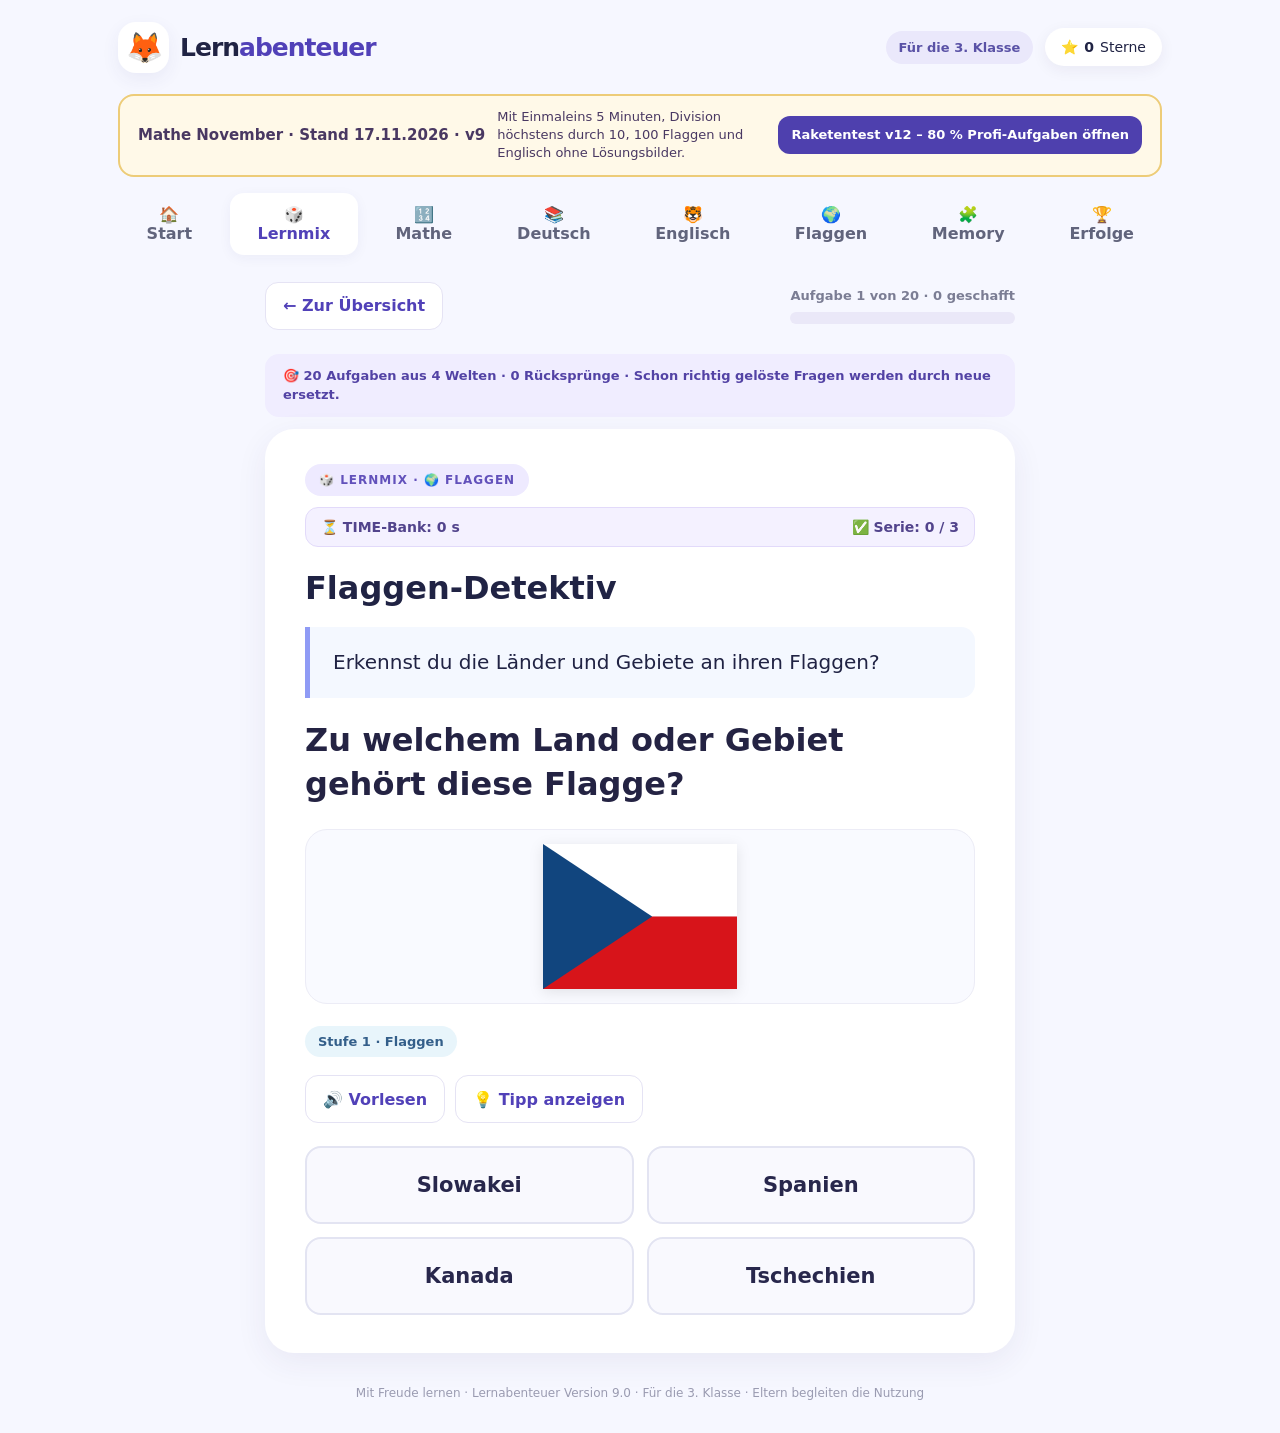
<file: index.html>
<!doctype html>
<html lang="de">
<head>
  <meta charset="UTF-8">
  <meta name="viewport" content="width=device-width, initial-scale=1, viewport-fit=cover">
  <meta name="theme-color" content="#4539a5">
  <meta name="apple-mobile-web-app-capable" content="yes">
  <meta name="apple-mobile-web-app-status-bar-style" content="default">
  <meta name="apple-mobile-web-app-title" content="Lernabenteuer">
  <meta name="description" content="Mathe, Deutsch, Englisch und Flaggen spielerisch lernen – ohne Werbung und ohne Anmeldung.">
  <meta http-equiv="Content-Security-Policy" content="default-src 'self'; script-src 'self'; style-src 'self'; img-src 'self' data:; connect-src 'self'; object-src 'none'; base-uri 'self'; form-action 'none'">
  <link rel="manifest" href="./manifest.webmanifest">
  <link rel="apple-touch-icon" href="./icons/icon-192.png">
  <link rel="icon" href="./icons/icon-192.png">
  <link rel="stylesheet" href="./styles.css">
  <title>Lernabenteuer – Lernen mit Spaß, Klasse 3</title>
  <script src="./learning_content.js" defer></script>
  <script src="./learning_extension.js?v=20261117-root-english-no-icons" defer></script>
  <script src="./mixed_mode.js?v=20261117-root-english-no-icons" defer></script>
  <script src="./grade3_extension.js" defer></script>
  <script src="./variety_extension.js?v=20261117-root-english-no-icons" defer></script>
  <script src="./gameplay_extension.js" defer></script>
  <script src="./adventure_extension.js" defer></script>
  <script src="./app.js?v=20261117-root-english-no-icons" defer></script>
</head>
<body>
  <a class="skip" href="#hauptinhalt">Zum Inhalt springen</a>
  <div class="page-shell">
    <header class="topbar">
      <div class="brand" aria-label="Lernabenteuer Startseite"><span class="brand-buddy" aria-hidden="true">🦊</span><span>Lern<span class="brand-accent">abenteuer</span></span></div>
      <div class="top-actions"><span class="age-tag">Für die 3. Klasse</span><span class="stars-chip" aria-live="polite">⭐ <strong id="stars-header">0</strong> Sterne</span></div>
    </header>
    <aside class="november-update-banner" aria-label="Aktuelle Mathe-Version">
      <strong>Mathe November · Stand 17.11.2026 · v9</strong>
      <span>Mit Einmaleins 5 Minuten, Division höchstens durch 10, 100 Flaggen und Englisch ohne Lösungsbilder.</span>
      <a href="./Mathe-November_nur-Webseite/?v=20261118-v13-raketentest-blitzaufgaben">Raketentest v12 – 80 % Profi-Aufgaben öffnen</a>
    </aside>
    <nav class="main-nav" aria-label="Hauptnavigation">
      <button class="nav-button active" data-view="home" aria-current="page">🏠 Start</button>
      <button class="nav-button" data-view="mixed">🎲 Lernmix</button>
      <button class="nav-button" data-view="math">🔢 Mathe</button>
      <button class="nav-button" data-view="german">📚 Deutsch</button>
      <button class="nav-button" data-view="english">🐯 Englisch</button>
      <button class="nav-button" data-view="flags">🌍 Flaggen</button>
      <button class="nav-button" data-view="memory">🧩 Memory</button>
      <button class="nav-button" data-view="progress">🏆 Erfolge</button>
    </nav>
    <main id="hauptinhalt">
      <section id="view-home" class="view" aria-labelledby="welcome-title">
        <div class="hero">
          <div class="hero-content">
            <span class="hero-label">DEIN LERNMIX STARTET JETZT</span>
            <h1 id="welcome-title">Bereit für ein <em>neues Abenteuer?</em></h1>
            <p>Knacke knifflige Rechenrätsel, verstehe spannende Geschichten und entdecke Englisch und reise mit Flaggen um die Welt. Jeder Versuch macht dich stärker!</p>
            <button class="primary-button" id="quick-start">🎲 Lernmix starten <span aria-hidden="true">→</span></button>
          </div>
          <div class="hero-illustration" aria-hidden="true"><div class="planet">🪐</div><div class="rocket">🚀</div><div class="spark a">✦</div><div class="spark b">✦</div><div class="spark c">✧</div></div>
        </div>
        <div class="section-heading"><h2>Wähle deine Welt</h2><p>Worauf hast du heute Lust?</p></div>
        <div class="subject-grid">
          <button id="math-card" class="subject-card math-card" data-view="math"><span class="subject-icon" aria-hidden="true">🔢</span><span class="subject-top">DIE ZAHLENWELT</span><strong>Mathe-Mission</strong><span>Bis 1.000 rechnen, Einmaleins und Knobelaufgaben.</span><span class="subject-footer">Los geht's <span aria-hidden="true">↗</span></span><span class="level-pill" id="level-math">Stufe 1 von 7</span><span class="level-track"><span id="level-fill-math"></span></span></button>
          <button id="german-card" class="subject-card german-card" data-view="german"><span class="subject-icon" aria-hidden="true">📚</span><span class="subject-top">DAS WÖRTERLAND</span><strong>Deutsch-Detektive</strong><span>Längere Geschichten, Wortarten und Rechtschreibung.</span><span class="subject-footer">Los geht's <span aria-hidden="true">↗</span></span><span class="level-pill" id="level-german">Stufe 1 von 5</span><span class="level-track"><span id="level-fill-german"></span></span></button>
          <button id="english-card" class="subject-card english-card" data-view="english"><span class="subject-icon" aria-hidden="true">🐯</span><span class="subject-top">DIE WÖRTER-SAFARI</span><strong>Englisch-Entdecker</strong><span>Tiere, Schulsachen und erste englische Dialoge.</span><span class="subject-footer">Auf Entdeckung <span aria-hidden="true">↗</span></span><span class="level-pill" id="level-english">Stufe 1 von 4</span><span class="level-track"><span id="level-fill-english"></span></span></button>
          <button id="flags-card" class="subject-card flags-card" data-view="flags"><span class="subject-icon" aria-hidden="true">🌍</span><span class="subject-top">UM DIE WELT</span><strong>Flaggen-Reise</strong><span>Entdecke über 200 Flaggen – von ganz leicht bis knifflig.</span><span class="subject-footer">Weltreise starten <span aria-hidden="true">↗</span></span><span class="level-pill" id="level-flags">Stufe 1 von 4</span><span class="level-track"><span id="level-fill-flags"></span></span></button>
        </div>
        <section class="mixed-banner" aria-labelledby="mixed-banner-heading">
          <div class="mixed-banner-icon" aria-hidden="true">🎲</div>
          <div class="mixed-banner-content">
            <span class="eyebrow">NEU: DEINE BUNTE LERNREISE</span>
            <h2 id="mixed-banner-heading">20 Aufgaben – vier Lernwelten!</h2>
            <p>Mathe, Deutsch, Englisch und Flaggen bunt gemischt. Bei einem Fehler gehst du zwei Schritte zurück. Schon gelöste Aufgaben werden durch neue ersetzt; nur Fehlerfragen üben wir später erneut.</p>
            <div class="mixed-caps"><span>🔢 5× Mathe</span><span>📚 5× Deutsch</span><span>🐯 5× Englisch</span><span>🌍 5× Flaggen</span></div>
          </div>
          <button id="mixed-start" class="primary-button mixed-start" type="button">Lernmix starten →</button>
        </section>
        <div class="memory-banner"><div><strong>🧩 Flaggen-Memory</strong><p>Kannst du die Flaggen den Ländern zuordnen? Finde die Paare!</p></div><button type="button" class="soft-button" data-view="memory">Jetzt spielen</button></div>

        <section class="adventure-grid" aria-label="Neue Abenteuer und Belohnungen">
          <article class="adventure-teaser passport-teaser">
            <span class="adventure-symbol" aria-hidden="true">🛂</span>
            <h2>Dein Weltreise-Pass</h2>
            <p id="passport-count-home">0 Flaggen entdeckt</p>
            <p>Entdecke fünf verschiedene Flaggen für jeden neuen Stempel. Mit fünf Flaggen aus einer Region wird eine Minireise frei.</p>
            <span class="reward-badge" id="passport-stamps">0 Stempel</span>
            <button class="soft-button" type="button" data-view="progress">Reisepass ansehen →</button>
          </article>
          <article class="adventure-teaser pet-teaser">
            <span id="pet-emoji-home" class="adventure-symbol" aria-hidden="true">🥚</span>
            <h2>Dein Lernhaustier</h2>
            <p id="pet-status-home">Wähle einen Lernfreund!</p>
            <div id="pet-choices" class="pet-choices"><button id="choose-fox" type="button" class="soft-button">🦊 Fuchs wählen</button><button id="choose-dragon" type="button" class="soft-button">🐉 Drachen wählen</button></div>
            <p>Neue Aufgaben geben Erfahrung. Dein Freund sammelt Ausrüstung statt echter Einkäufe.</p>
          </article>
          <article class="adventure-teaser boss-teaser">
            <span class="adventure-symbol" aria-hidden="true">🏰</span>
            <h2>Boss-Rätsel</h2>
            <p>Nach jedem vollständigen 20er-Lernmix wartet ein Finale mit vier Aufgaben.</p>
            <button id="boss-home-button" type="button" class="primary-button hidden">Boss herausfordern →</button>
            <p id="boss-stat">0 Boss-Medaillen</p>
          </article>
          <article class="adventure-teaser treasure-teaser">
            <span class="adventure-symbol" aria-hidden="true">🗺️</span>
            <h2>Schatzkarten-Suche</h2>
            <p>Nur falsch gelöste Lernthemen kommen nach 1, 3 und 7 Tagen erneut dran.</p>
            <strong id="treasure-count">0 Schätze heute bereit</strong><p id="treasure-next"></p>
            <button id="treasure-start" type="button" class="soft-button">Schatzsuche öffnen →</button>
          </article>
        </section>
        <section class="day-panel" aria-labelledby="day-goal-title"><div><span class="eyebrow">DEIN TAGESZIEL</span><h2 id="day-goal-title">5 Aufgaben schaffen 🎯</h2><p>Ein paar Minuten Lernen reichen für einen guten Start.</p></div><div class="goal-right"><strong id="goal-label">0 / 5</strong><div class="progress-track" aria-label="Tagesziel-Fortschritt"><div id="goal-fill" class="progress-fill"></div></div></div></section>
        <div class="timer-settings"><label><input id="timer-toggle" type="checkbox" checked> ⏱️ Zeit-Challenge für einige kurze Fragen aktivieren</label><p>Ohne Zeitdruck lernen? Häkchen entfernen. Die Einstellung wird auf diesem Gerät gespeichert.</p></div>
        <p class="privacy-note">🔒 Keine Werbung · Keine Anmeldung · Fortschritt bleibt auf diesem Gerät</p>
      </section>
      <section id="view-play" class="view hidden" aria-labelledby="mission-title">
        <div class="mission-top"><button class="back-button" id="back-button">← Zur Übersicht</button><div class="mission-progress"><span id="mission-count">Aufgabe 1 von 5</span><div class="progress-track"><div id="mission-fill" class="progress-fill"></div></div></div></div>
        <p id="mixed-note" class="mixed-note hidden" role="status"></p>
        <div class="question-card">
          <div class="question-label" id="mission-kind">MATHE-MISSION</div>
          <div class="time-bank-panel" role="status" aria-live="off"><span>⏳ TIME-Bank: <strong id="time-bank">0 s</strong></span><span>✅ Serie: <strong id="time-streak">0 / 3</strong></span></div>
          <div id="time-reward" class="time-reward hidden" role="status">⏳ +10 Sekunden gewonnen!</div>
          <div id="time-question-panel" class="time-question-panel hidden"><div class="time-question-top"><span>⏱️ Zeit-Challenge</span><strong id="time-left">25 s</strong></div>
            <div class="time-track"><div id="time-fill" class="time-fill"></div></div>
            <button id="time-button" class="time-button" type="button">TIME +10 s kaufen (10 s Guthaben)</button></div>
          <h1 id="mission-title">Aufgabe</h1>
          <p id="mission-context" class="reading-text hidden"></p>
          <p id="mission-question" class="question-text"></p>
          <div id="question-visual" class="question-visual hidden" aria-live="off"></div>
          <div class="mission-meta"><span id="current-level" class="level-tag">Stufe 1</span><span id="level-up-notice" class="level-up-notice hidden" role="status"></span></div>
          <div class="question-tools"><button class="soft-button" id="read-button" type="button">🔊 Vorlesen</button><button class="soft-button" id="hint-button" type="button">💡 Tipp anzeigen</button></div>
          <p id="hint-text" class="hint-text hidden"></p>
          <div id="answer-options" class="answer-options" role="group" aria-label="Antwortmöglichkeiten"></div>
          <div id="celebration" class="celebration hidden" aria-hidden="true">⭐ ✨ ⭐</div>
          <div id="answer-feedback" class="feedback hidden" role="status" aria-live="polite"></div>
          <button id="next-button" class="primary-button next-button hidden" type="button">Weiter zur nächsten Aufgabe →</button>
        </div>
      </section>
      <section id="view-memory" class="view hidden" aria-labelledby="memory-heading">
        <div class="mission-top"><button class="back-button" id="memory-back">← Zur Übersicht</button><div class="mission-progress"><span>Flaggen zuordnen</span><div class="progress-track"><div id="memory-fill" class="progress-fill"></div></div></div></div>
        <section class="memory-panel"><span class="eyebrow">🧩 KLEINE WELTREISE</span><h1 id="memory-heading">Flaggen-Memory</h1><p id="memory-info">Finde die passenden Paare!</p><div id="memory-board" class="memory-board" role="group" aria-label="Memory-Karten"></div><p id="memory-result" class="memory-result" role="status"></p><button class="primary-button hidden" id="memory-next" type="button">Noch eine Runde spielen 🧩</button></section>
      </section>

      <section id="view-expedition" class="view hidden" aria-labelledby="expedition-name">
        <div class="mission-top"><button id="expedition-back" class="back-button" type="button">← Zur Übersicht</button></div>
        <div class="question-card adventure-quest" id="expedition-quiz"><span class="eyebrow">🛂 REGIONEN-ABENTEUER</span><h1 id="expedition-name">Weltreise</h1><p id="expedition-step"></p><p id="expedition-context" class="reading-text"></p><p id="expedition-question" class="question-text"></p><div id="expedition-visual" class="question-visual"></div><div id="expedition-options" class="answer-options"></div><p id="expedition-feedback" class="feedback" role="status"></p></div>
        <div id="expedition-finish" class="end-card hidden"><h2>🛂 Region geschafft!</h2><p id="expedition-summary"></p><button type="button" id="expedition-home" class="primary-button">Zurück zur Weltreise</button></div>
      </section>
      <section id="view-boss" class="view hidden" aria-labelledby="boss-title">
        <div class="mission-top"><button id="boss-back" class="back-button" type="button">← Zur Übersicht</button></div>
        <div class="question-card adventure-quest" id="boss-quiz"><span class="eyebrow">🏰 GROßES BOSS-FINALE</span><h1 id="boss-title">Der Wissensdrache wartet!</h1><p>Vier knifflige Fragen aus vier Welten – ohne Zeitdruck.</p><p id="boss-step"></p><p id="boss-context" class="reading-text"></p><p id="boss-question" class="question-text"></p><div id="boss-visual" class="question-visual"></div><div id="boss-options" class="answer-options"></div><p id="boss-feedback" class="feedback" role="status"></p></div>
        <div id="boss-finish" class="end-card hidden"><h2>🏅 Boss besiegt!</h2><p id="boss-summary"></p><button id="boss-home" class="primary-button" type="button">Zurück zur Startseite</button></div>
      </section>
      <section id="view-treasure" class="view hidden" aria-labelledby="treasure-title">
        <div class="mission-top"><button id="treasure-back" class="back-button" type="button">← Zur Übersicht</button></div>
        <div class="question-card adventure-quest" id="treasure-quiz"><span class="eyebrow">🗺️ DEINE SCHATZKARTEN</span><h1 id="treasure-title">Finde deinen Wissensschatz!</h1><p>Hier kommen nur frühere Fehlerfragen als neue oder ähnliche Aufgaben dran.</p><p id="treasure-step"></p><p id="treasure-context" class="reading-text"></p><p id="treasure-question" class="question-text"></p><div id="treasure-visual" class="question-visual"></div><div id="treasure-options" class="answer-options"></div><p id="treasure-feedback" class="feedback" role="status"></p></div>
        <div class="end-card"><p id="treasure-empty"></p><button id="treasure-home" class="soft-button" type="button">Zurück zur Startseite</button></div>
      </section>
      <section id="view-end" class="view hidden" aria-labelledby="end-heading"><div class="end-card"><span class="end-emoji" aria-hidden="true">🎉</span><span class="eyebrow">MISSION GESCHAFFT</span><h1 id="end-heading">Gut gemacht!</h1><p id="end-copy">Du hast viel geschafft.</p><div id="end-stars" class="end-stars">⭐ +0 Sterne</div><div class="end-actions"><button class="primary-button hidden" id="boss-end-button">🏰 Boss-Finale spielen!</button><button class="primary-button" id="repeat-button">Noch eine Mission 🚀</button><button class="soft-button" id="home-button">Zur Startseite</button></div></div></section>
      <section id="view-progress" class="view hidden" aria-labelledby="progress-title"><div class="section-heading"><h1 id="progress-title">Deine Erfolge 🏆</h1><p>Hier siehst du, was du schon erreicht hast.</p></div><div class="progress-grid"><div class="stat-card"><span aria-hidden="true">⭐</span><strong id="stat-stars">0</strong><span>Gesammelte Sterne</span></div><div class="stat-card"><span aria-hidden="true">✅</span><strong id="stat-answered">0</strong><span>Gelöste Aufgaben</span></div><div class="stat-card"><span aria-hidden="true">🎯</span><strong id="stat-sessions">0</strong><span>Abgeschlossene Missionen</span></div><div class="stat-card"><span aria-hidden="true">🔁</span><strong id="stat-reviews">0</strong><span>Themen zum Wiederholen</span></div></div><section class="passport-panel" aria-labelledby="passport-heading"><h2 id="passport-heading">🛂 Dein Weltreise-Pass</h2><p id="passport-count-progress">0 Flaggen entdeckt</p><p>Jede fünf unterschiedliche richtig erratenen Flaggen geben einen Stempel. Erkenne mindestens fünf Flaggen einer Region, um ihre dreiteilige Minireise freizuschalten.</p><div id="passport-regions" class="region-grid"></div></section>
        <section class="pet-progress-panel"><h2>🐾 Dein Lernfreund</h2><div class="pet-progress-line"><span id="pet-emoji-progress">🥚</span><strong id="pet-status-progress">Noch kein Lernfreund</strong></div><div id="pet-gifts" class="reward-items"></div><p>Haustier-Erfahrung kommt durch Lernen. Kein echtes Geld, keine Käufe, keine Werbung.</p></section>
        <section class="skills-panel"><h2>Deine Lernstufen</h2><p>Die Schwierigkeit wächst bei vier selbstständig richtigen Antworten. Mit Tipps oder nach Fehlern bleibt Zeit zum Üben.</p><div class="skill-grid"><div>🔢 <strong>Mathe</strong><span id="skill-math">Stufe 1</span></div><div>📚 <strong>Deutsch</strong><span id="skill-german">Stufe 1</span></div><div>🐯 <strong>Englisch</strong><span id="skill-english">Stufe 1</span></div><div>🌍 <strong>Flaggen</strong><span id="skill-flags">Stufe 1</span></div><div>🧩 <strong>Memory</strong><span><span id="stat-memory">0</span> Spiele geschafft</span></div></div></section><div class="parent-panel"><h2>Für Eltern</h2><p>Alle Fortschritte werden nur im Browser dieses Geräts gespeichert. Es gibt keine Nutzerkonten, Werbung oder Übertragung an einen KI-Dienst.</p><h3 class="review-title">🔁 Diese Themen üben wir noch</h3><p>Falsch gelöste Aufgaben werden lokal vorgemerkt, in späteren Lernmix-Runden bevorzugt und erst nach zwei sicheren Wiederholungen abgehakt.</p><div id="review-list" class="review-list" aria-live="polite"></div><button class="danger-button" id="reset-progress">Fortschritt zurücksetzen</button></div></section>
    </main>
    <footer>Mit Freude lernen · Lernabenteuer Version 9.0 · Für die 3. Klasse · Eltern begleiten die Nutzung</footer>
  </div>
</body>
</html>
</file>
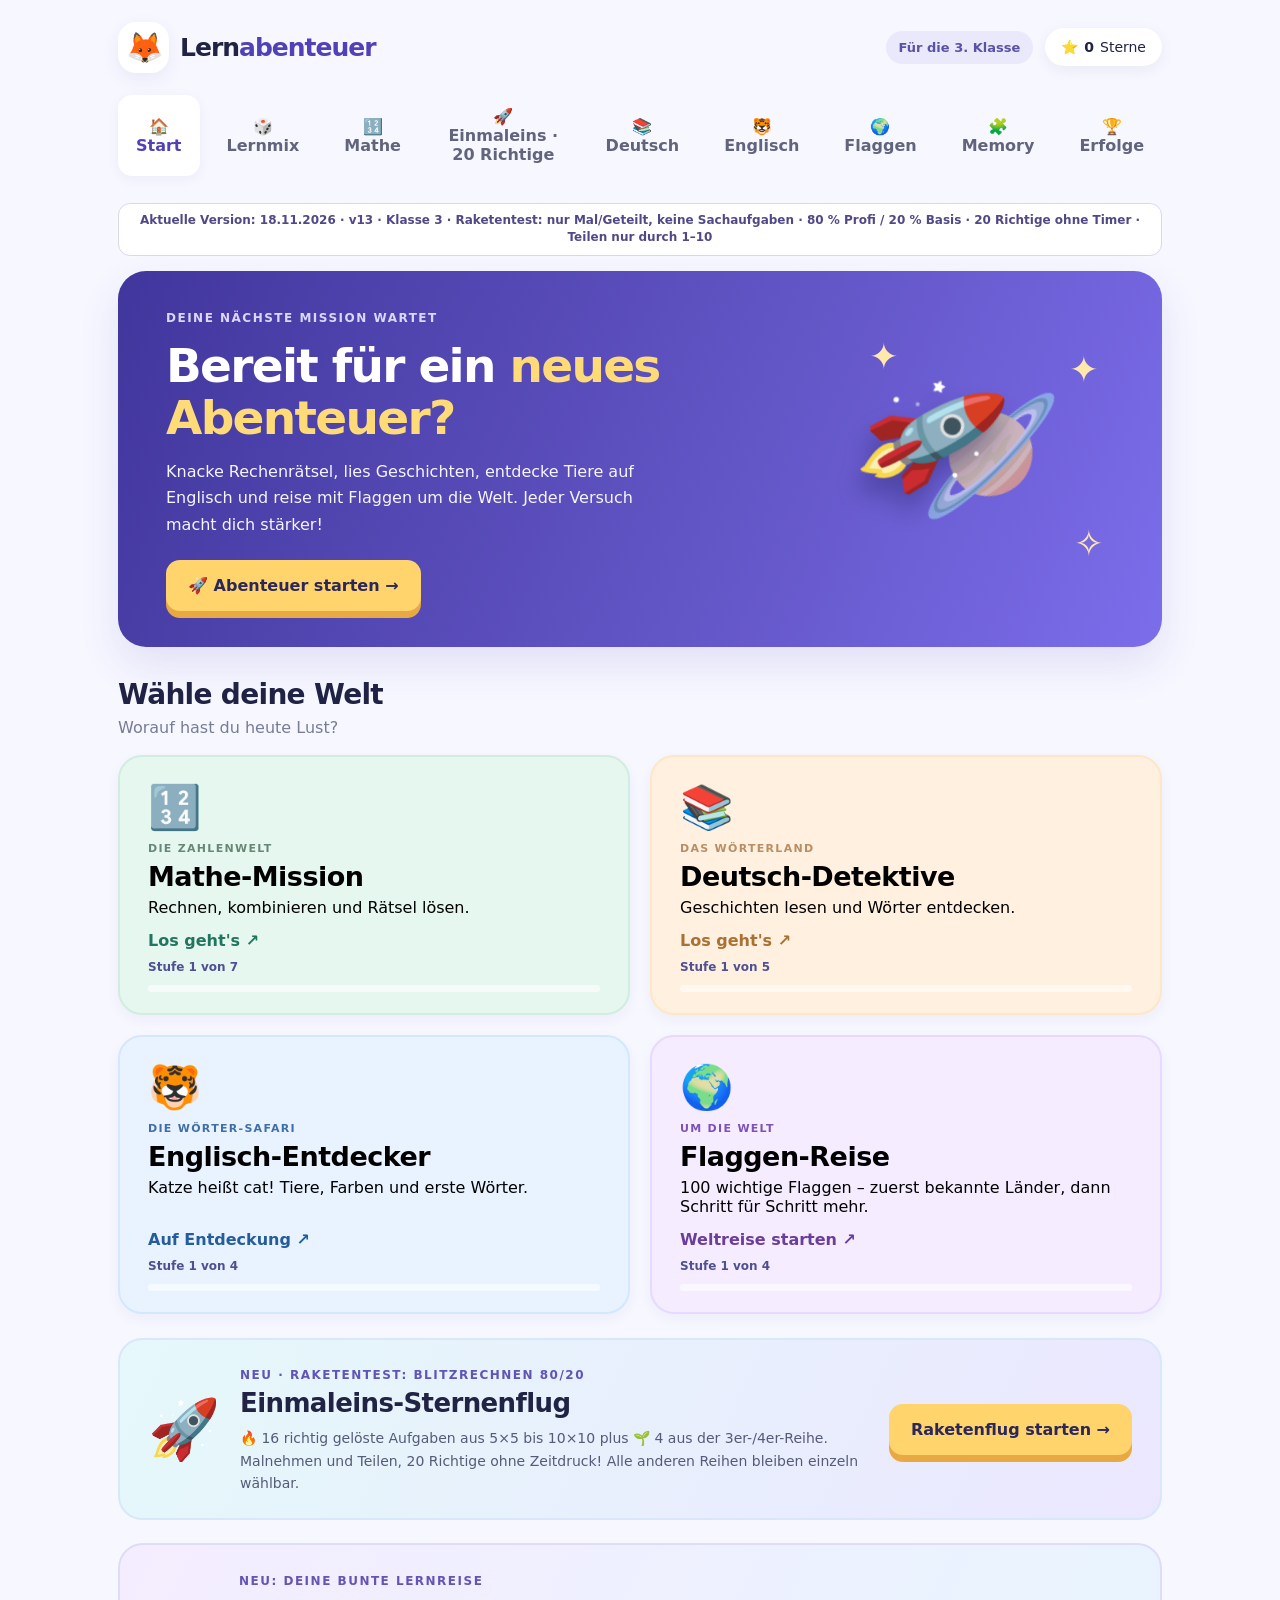
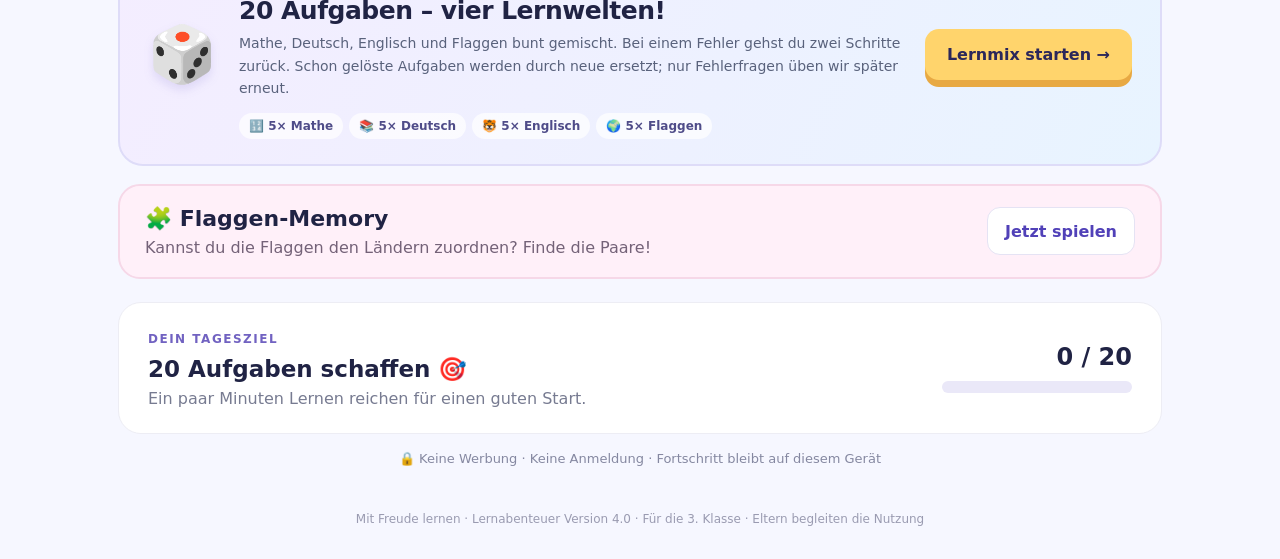
<file: Mathe-November_nur-Webseite/index.html>
<!doctype html>
<html lang="de">
<head>
  <meta charset="UTF-8">
  <meta name="viewport" content="width=device-width, initial-scale=1, viewport-fit=cover">
  <meta name="theme-color" content="#4539a5">
  <meta name="apple-mobile-web-app-capable" content="yes">
  <meta name="apple-mobile-web-app-status-bar-style" content="default">
  <meta name="apple-mobile-web-app-title" content="Mathe November">
  <meta name="description" content="Mathe, Deutsch, Englisch und Flaggen spielerisch lernen – ohne Werbung und ohne Anmeldung.">
  <meta http-equiv="Content-Security-Policy" content="default-src 'self'; script-src 'self'; style-src 'self'; img-src 'self' data:; connect-src 'self'; object-src 'none'; base-uri 'self'; form-action 'none'">
  <link rel="manifest" href="./manifest.webmanifest">
  <link rel="apple-touch-icon" href="./icons/icon-192.png">
  <link rel="icon" href="./icons/icon-192.png">
  <link rel="stylesheet" href="./styles.css?v=20261118-v13-raketentest-blitzaufgaben">
  <title>Mathe November – Lernabenteuer Klasse 3 · 18.11.2026 v13</title>
  <script src="./learning_content.js?v=20261118-v13-raketentest-blitzaufgaben" defer></script>
  <script src="./learning_extension.js?v=20261118-v13-raketentest-blitzaufgaben" defer></script>
  <script src="./mixed_mode.js?v=20261118-v13-raketentest-blitzaufgaben" defer></script>
  <script src="./app.js?v=20261118-v13-raketentest-blitzaufgaben" defer></script>
  <script src="./einmaleins_5min.js?v=20261118-v13-raketentest-blitzaufgaben" defer></script>
</head>
<body>
  <a class="skip" href="#hauptinhalt">Zum Inhalt springen</a>
  <div class="page-shell">
    <header class="topbar">
      <div class="brand" aria-label="Lernabenteuer Startseite"><span class="brand-buddy" aria-hidden="true">🦊</span><span>Lern<span class="brand-accent">abenteuer</span></span></div>
      <div class="top-actions"><span class="age-tag">Für die 3. Klasse</span><span class="stars-chip" aria-live="polite">⭐ <strong id="stars-header">0</strong> Sterne</span></div>
    </header>
    <nav class="main-nav" aria-label="Hauptnavigation">
      <button class="nav-button active" data-view="home" aria-current="page">🏠 Start</button>
      <button class="nav-button" data-view="mixed">🎲 Lernmix</button>
      <button class="nav-button" data-view="math">🔢 Mathe</button>
      <button class="nav-button" data-view="times">🚀 Einmaleins · 20 Richtige</button>
      <button class="nav-button" data-view="german">📚 Deutsch</button>
      <button class="nav-button" data-view="english">🐯 Englisch</button>
      <button class="nav-button" data-view="flags">🌍 Flaggen</button>
      <button class="nav-button" data-view="memory">🧩 Memory</button>
      <button class="nav-button" data-view="progress">🏆 Erfolge</button>
    </nav>
    <main id="hauptinhalt">
      <p class="version-note" id="version-note">Aktuelle Version: 18.11.2026 · v13 · Klasse 3 · Raketentest: nur Mal/Geteilt, keine Sachaufgaben · 80 % Profi / 20 % Basis · 20 Richtige ohne Timer · Teilen nur durch 1–10</p>
      <section id="view-home" class="view" aria-labelledby="welcome-title">
        <div class="hero">
          <div class="hero-content">
            <span class="hero-label">DEINE NÄCHSTE MISSION WARTET</span>
            <h1 id="welcome-title">Bereit für ein <em>neues Abenteuer?</em></h1>
            <p>Knacke Rechenrätsel, lies Geschichten, entdecke Tiere auf Englisch und reise mit Flaggen um die Welt. Jeder Versuch macht dich stärker!</p>
            <button class="primary-button" id="quick-start">🚀 Abenteuer starten <span aria-hidden="true">→</span></button>
          </div>
          <div class="hero-illustration" aria-hidden="true"><div class="planet">🪐</div><div class="rocket">🚀</div><div class="spark a">✦</div><div class="spark b">✦</div><div class="spark c">✧</div></div>
        </div>
        <div class="section-heading"><h2>Wähle deine Welt</h2><p>Worauf hast du heute Lust?</p></div>
        <div class="subject-grid">
          <button id="math-card" class="subject-card math-card" data-view="math"><span class="subject-icon" aria-hidden="true">🔢</span><span class="subject-top">DIE ZAHLENWELT</span><strong>Mathe-Mission</strong><span>Rechnen, kombinieren und Rätsel lösen.</span><span class="subject-footer">Los geht's <span aria-hidden="true">↗</span></span><span class="level-pill" id="level-math">Stufe 1 von 7</span><span class="level-track"><span id="level-fill-math"></span></span></button>
          <button id="german-card" class="subject-card german-card" data-view="german"><span class="subject-icon" aria-hidden="true">📚</span><span class="subject-top">DAS WÖRTERLAND</span><strong>Deutsch-Detektive</strong><span>Geschichten lesen und Wörter entdecken.</span><span class="subject-footer">Los geht's <span aria-hidden="true">↗</span></span><span class="level-pill" id="level-german">Stufe 1 von 5</span><span class="level-track"><span id="level-fill-german"></span></span></button>
          <button id="english-card" class="subject-card english-card" data-view="english"><span class="subject-icon" aria-hidden="true">🐯</span><span class="subject-top">DIE WÖRTER-SAFARI</span><strong>Englisch-Entdecker</strong><span>Katze heißt cat! Tiere, Farben und erste Wörter.</span><span class="subject-footer">Auf Entdeckung <span aria-hidden="true">↗</span></span><span class="level-pill" id="level-english">Stufe 1 von 4</span><span class="level-track"><span id="level-fill-english"></span></span></button>
          <button id="flags-card" class="subject-card flags-card" data-view="flags"><span class="subject-icon" aria-hidden="true">🌍</span><span class="subject-top">UM DIE WELT</span><strong>Flaggen-Reise</strong><span>100 wichtige Flaggen – zuerst bekannte Länder, dann Schritt für Schritt mehr.</span><span class="subject-footer">Weltreise starten <span aria-hidden="true">↗</span></span><span class="level-pill" id="level-flags">Stufe 1 von 4</span><span class="level-track"><span id="level-fill-flags"></span></span></button>
        </div>
        <section class="times-home-banner" aria-labelledby="times-home-title">
          <span class="times-home-icon" aria-hidden="true">🚀</span>
          <div><span class="eyebrow">NEU · RAKETENTEST: BLITZRECHNEN 80/20</span><h2 id="times-home-title">Einmaleins-Sternenflug</h2>
            <p>🔥 16 richtig gelöste Aufgaben aus 5×5 bis 10×10 plus 🌱 4 aus der 3er-/4er-Reihe. Malnehmen und Teilen, 20 Richtige ohne Zeitdruck! Alle anderen Reihen bleiben einzeln wählbar.</p></div>
          <button class="primary-button" type="button" data-view="times">Raketenflug starten →</button>
        </section>
        <section class="mixed-banner" aria-labelledby="mixed-banner-heading">
          <div class="mixed-banner-icon" aria-hidden="true">🎲</div>
          <div class="mixed-banner-content">
            <span class="eyebrow">NEU: DEINE BUNTE LERNREISE</span>
            <h2 id="mixed-banner-heading">20 Aufgaben – vier Lernwelten!</h2>
            <p>Mathe, Deutsch, Englisch und Flaggen bunt gemischt. Bei einem Fehler gehst du zwei Schritte zurück. Schon gelöste Aufgaben werden durch neue ersetzt; nur Fehlerfragen üben wir später erneut.</p>
            <div class="mixed-caps"><span>🔢 5× Mathe</span><span>📚 5× Deutsch</span><span>🐯 5× Englisch</span><span>🌍 5× Flaggen</span></div>
          </div>
          <button id="mixed-start" class="primary-button mixed-start" type="button">Lernmix starten →</button>
        </section>
        <div class="memory-banner"><div><strong>🧩 Flaggen-Memory</strong><p>Kannst du die Flaggen den Ländern zuordnen? Finde die Paare!</p></div><button type="button" class="soft-button" data-view="memory">Jetzt spielen</button></div>
        <section class="day-panel" aria-labelledby="day-goal-title"><div><span class="eyebrow">DEIN TAGESZIEL</span><h2 id="day-goal-title">20 Aufgaben schaffen 🎯</h2><p>Ein paar Minuten Lernen reichen für einen guten Start.</p></div><div class="goal-right"><strong id="goal-label">0 / 20</strong><div class="progress-track" aria-label="Tagesziel-Fortschritt"><div id="goal-fill" class="progress-fill"></div></div></div></section>
        <p class="privacy-note">🔒 Keine Werbung · Keine Anmeldung · Fortschritt bleibt auf diesem Gerät</p>
      </section>
      <section id="view-play" class="view hidden" aria-labelledby="mission-title">
        <div class="mission-top"><button class="back-button" id="back-button">← Zur Übersicht</button><div class="mission-progress"><span id="mission-count">Aufgabe 1 von 20</span><div class="progress-track"><div id="mission-fill" class="progress-fill"></div></div></div></div>
        <p id="mixed-note" class="mixed-note hidden" role="status"></p>
        <div class="question-card">
          <div class="question-label" id="mission-kind">MATHE-MISSION</div>
          <h1 id="mission-title">Aufgabe</h1>
          <p id="mission-context" class="reading-text hidden"></p>
          <p id="mission-question" class="question-text"></p>
          <div id="question-visual" class="question-visual hidden" aria-live="off"></div>
          <div class="mission-meta"><span id="current-level" class="level-tag">Stufe 1</span><span id="level-up-notice" class="level-up-notice hidden" role="status"></span></div>
          <div class="question-tools"><button class="soft-button" id="read-button" type="button">🔊 Vorlesen</button><button class="soft-button" id="hint-button" type="button">💡 Tipp anzeigen</button></div>
          <p id="hint-text" class="hint-text hidden"></p>
          <div id="answer-options" class="answer-options" role="group" aria-label="Antwortmöglichkeiten"></div>
          <div id="celebration" class="celebration hidden" aria-hidden="true">⭐ ✨ ⭐</div>
          <div id="answer-feedback" class="feedback hidden" role="status" aria-live="polite"></div>
          <button id="next-button" class="primary-button next-button hidden" type="button">Weiter zur nächsten Aufgabe →</button>
        </div>
      </section>
      <section id="view-times" class="view hidden" aria-labelledby="times-title">
        <div class="times-shell">
          <div class="times-top"><button class="back-button" type="button" data-view="home">← Zur Übersicht</button><span class="times-tag">🚀 EINMALEINS-STERNENFLUG</span></div>
          <div id="times-setup" class="times-panel">
            <span class="times-mascot" aria-hidden="true">🦊🚀</span>
            <span class="eyebrow">DEIN ZIEL · 20 RICHTIGE AUFGABEN</span>
            <h1 id="times-title">Einmaleins-Sternenflug</h1>
            <p class="times-intro">Rechne richtig und fliege von Planet zu Planet! Nur kurze Mal- und Geteilt-Aufgaben, keine Sachaufgaben! Standard: 80 % aus 5×5 bis 10×10, 20 % aus der 3er-/4er-Reihe. Die alten Reihen kannst du weiterhin einzeln üben. Kein Zeitlimit: Nur richtige Lösungen zählen.</p>
            <fieldset class="times-fieldset"><legend>Welche Reihe möchtest du üben?</legend>
              <div class="times-row-buttons" id="times-rows" role="group" aria-label="Einmaleins-Reihe auswählen"></div>
            </fieldset>
            <p id="times-focus-note" class="times-focus-note" role="status">🔥 Profi-Raketentest: 16 schwierige und vier einfache Aufgaben richtig lösen.</p>
            <fieldset class="times-fieldset"><legend>Was möchtest du rechnen?</legend>
              <div class="times-mode-buttons" id="times-modes" role="group" aria-label="Rechenart auswählen">
                <button type="button" class="times-pick active" data-times-mode="both" aria-pressed="true">🔀 Mal &amp; Geteilt</button>
                <button type="button" class="times-pick" data-times-mode="mul" aria-pressed="false">✖️ Nur Mal</button>
                <button type="button" class="times-pick" data-times-mode="div" aria-pressed="false">➗ Nur Geteilt</button>
              </div>
            </fieldset>
            <div class="times-start-row"><button id="times-start" class="primary-button" type="button">🚀 Sternenflug starten</button>
              <span id="times-personal-best" class="times-best" aria-live="polite">Dein nächster Rekord wartet!</span></div>
          </div>
          <div id="times-play" class="times-panel hidden">
            <div class="times-hud"><div class="times-goal-box"><span class="times-small">RICHTIG GELÖST</span><strong id="times-goal-count" class="times-goal-number">0 / 20</strong></div>
              <div class="times-hud-stats"><span id="times-counter">Aufgabe 1</span><span id="times-focus-progress" class="times-focus-progress hidden">🔥 Profi 0/16 · 🌱 Basis 0/4</span><span id="times-streak">🔥 0 in Folge</span><span id="times-points">⭐ 0 Punkte</span></div>
              <button type="button" id="times-stop" class="soft-button">Flug beenden</button></div>
            <div class="times-meter"><div id="times-meter-fill"></div></div>
            <div class="times-sky" aria-hidden="true"><span class="times-planet">🪐</span><span class="times-sparkle">✦ ✨ ✧</span><span id="times-rocket" class="times-rocket">🚀</span></div>
            <div id="times-phase" class="times-phase">🌍 Startplanet</div>
            <p id="times-question-type" class="times-small"></p>
            <h2 id="times-question" class="times-equation">3 × 4 = ?</h2>
            <p id="times-context" class="times-context hidden"></p>
            <div class="times-actions"><button id="times-hint" class="soft-button" type="button">💡 Denkhilfe</button>
              <button id="times-sound" class="soft-button" type="button" aria-pressed="false">🔇 Ton aus</button></div>
            <p id="times-hint-text" class="times-hint hidden"></p>
            <div id="times-choices" class="times-choices" role="group" aria-label="Wähle die richtige Antwort"></div>
            <p id="times-feedback" class="times-feedback hidden" role="status" aria-live="polite"></p>
            <button id="times-next" class="primary-button times-next hidden" type="button">Nächster Planet →</button>
          </div>
          <div id="times-results" class="times-panel hidden" aria-live="polite">
            <span class="times-mascot" id="times-result-icon" aria-hidden="true">🏆🚀</span>
            <h2 id="times-result-title">Sternenflug geschafft!</h2>
            <p id="times-result-copy"></p>
            <div class="times-result-stats"><div><strong id="times-result-correct">0</strong><span>Richtig</span></div><div><strong id="times-result-accuracy">0 %</strong><span>Trefferquote</span></div><div><strong id="times-result-stars">0</strong><span>Sterne verdient</span></div></div>
            <p id="times-result-next" class="times-learning-tip"></p>
            <div class="times-result-buttons"><button type="button" id="times-again" class="primary-button">🚀 Noch ein Flug</button><button type="button" id="times-home" class="soft-button">Zur Startseite</button></div>
          </div>
        </div>
      </section>
      <section id="view-memory" class="view hidden" aria-labelledby="memory-heading">
        <div class="mission-top"><button class="back-button" id="memory-back">← Zur Übersicht</button><div class="mission-progress"><span>Flaggen zuordnen</span><div class="progress-track"><div id="memory-fill" class="progress-fill"></div></div></div></div>
        <section class="memory-panel"><span class="eyebrow">🧩 KLEINE WELTREISE</span><h1 id="memory-heading">Flaggen-Memory</h1><p id="memory-info">Finde die passenden Paare!</p><div id="memory-board" class="memory-board" role="group" aria-label="Memory-Karten"></div><p id="memory-result" class="memory-result" role="status"></p><button class="primary-button hidden" id="memory-next" type="button">Noch eine Runde spielen 🧩</button></section>
      </section>
      <section id="view-end" class="view hidden" aria-labelledby="end-heading"><div class="end-card"><span class="end-emoji" aria-hidden="true">🎉</span><span class="eyebrow">MISSION GESCHAFFT</span><h1 id="end-heading">Gut gemacht!</h1><p id="end-copy">Du hast viel geschafft.</p><div id="end-stars" class="end-stars">⭐ +0 Sterne</div><div class="end-actions"><button class="primary-button" id="repeat-button">Noch eine Mission 🚀</button><button class="soft-button" id="home-button">Zur Startseite</button></div></div></section>
      <section id="view-progress" class="view hidden" aria-labelledby="progress-title"><div class="section-heading"><h1 id="progress-title">Deine Erfolge 🏆</h1><p>Hier siehst du, was du schon erreicht hast.</p></div><div class="progress-grid"><div class="stat-card"><span aria-hidden="true">⭐</span><strong id="stat-stars">0</strong><span>Gesammelte Sterne</span></div><div class="stat-card"><span aria-hidden="true">✅</span><strong id="stat-answered">0</strong><span>Gelöste Aufgaben</span></div><div class="stat-card"><span aria-hidden="true">🎯</span><strong id="stat-sessions">0</strong><span>Abgeschlossene Missionen</span></div><div class="stat-card"><span aria-hidden="true">🔁</span><strong id="stat-reviews">0</strong><span>Themen zum Wiederholen</span></div></div><section class="skills-panel"><h2>Deine Lernstufen</h2><p>Die Schwierigkeit wächst bei vier selbstständig richtigen Antworten. Mit Tipps oder nach Fehlern bleibt Zeit zum Üben.</p><div class="skill-grid"><div>🔢 <strong>Mathe</strong><span id="skill-math">Stufe 1</span></div><div>📚 <strong>Deutsch</strong><span id="skill-german">Stufe 1</span></div><div>🐯 <strong>Englisch</strong><span id="skill-english">Stufe 1</span></div><div>🌍 <strong>Flaggen</strong><span id="skill-flags">Stufe 1</span></div><div>🧩 <strong>Memory</strong><span><span id="stat-memory">0</span> Spiele geschafft</span></div></div></section><div class="parent-panel"><h2>Für Eltern</h2><p>Alle Fortschritte werden nur im Browser dieses Geräts gespeichert. Es gibt keine Nutzerkonten, Werbung oder Übertragung an einen KI-Dienst.</p><h3 class="review-title">🔁 Diese Themen üben wir noch</h3><p>Falsch gelöste Aufgaben werden lokal vorgemerkt, in späteren Lernmix-Runden bevorzugt und erst nach zwei sicheren Wiederholungen abgehakt.</p><div id="review-list" class="review-list" aria-live="polite"></div><button class="danger-button" id="reset-progress">Fortschritt zurücksetzen</button></div></section>
    </main>
    <footer>Mit Freude lernen · Lernabenteuer Version 4.0 · Für die 3. Klasse · Eltern begleiten die Nutzung</footer>
  </div>
</body>
</html>
</file>
<file: styles.css>
:root{font-family:ui-rounded,system-ui,-apple-system,BlinkMacSystemFont,"Segoe UI",sans-serif;color:#202344;background:#f6f7ff;font-synthesis:none;-webkit-text-size-adjust:100%;--ink:#202344;--purple:#5141b8;--light:#f6f7ff;--line:#e8e8f3}*{box-sizing:border-box}body{margin:0;min-height:100vh}button{font:inherit;cursor:pointer;-webkit-tap-highlight-color:transparent}button:focus-visible,a:focus-visible{outline:4px solid #edac39;outline-offset:4px}button:disabled{cursor:default}.page-shell{max-width:1100px;padding:0 28px;margin:auto}.skip{position:absolute;left:10px;top:-80px;background:#fff;padding:12px;z-index:9}.skip:focus{top:10px}.topbar{min-height:94px;display:flex;align-items:center;justify-content:space-between;gap:14px}.brand{display:flex;align-items:center;gap:11px;font-weight:900;font-size:25px;letter-spacing:-1px}.brand-accent{color:var(--purple)}.brand-buddy{width:51px;height:51px;background:#fff;display:grid;place-items:center;border-radius:18px;box-shadow:0 6px 18px #33328012;font-size:30px}.top-actions{display:flex;align-items:center;gap:12px}.age-tag{background:#eae8fb;color:#5a52a6;padding:9px 13px;border-radius:999px;font-size:13px;font-weight:800}.stars-chip{display:flex;gap:6px;align-items:center;border-radius:30px;background:#fff;box-shadow:0 4px 15px #32265410;padding:11px 16px;font-size:14px}.main-nav{display:flex;gap:9px;margin:1px 0 27px}.nav-button{background:transparent;border:0;color:#61647c;padding:12px 18px;border-radius:14px;font-weight:800;min-height:47px}.nav-button.active,.nav-button:hover{background:#fff;color:var(--purple);box-shadow:0 3px 13px #3125700d}.hero{min-height:324px;border-radius:28px;overflow:hidden;position:relative;background:linear-gradient(113deg,#41369c 0%,#6356c7 60%,#7c6deb 100%);color:white;display:flex;align-items:center;box-shadow:0 18px 40px #5141b81f;padding:36px 48px}.hero-content{max-width:570px;z-index:2;position:relative}.hero-label,.eyebrow{font-size:12px;font-weight:900;letter-spacing:1.5px}.hero-label{color:#dbd7ff}.hero h1{font-size:clamp(31px,4vw,47px);line-height:1.12;letter-spacing:-1.7px;margin:14px 0}.hero h1 em{color:#ffdb78;font-style:normal}.hero p{font-size:16px;line-height:1.65;max-width:480px;opacity:.95;margin:0 0 22px}.primary-button{border:0;background:#ffd46c;color:#2b275a;min-height:51px;padding:13px 22px;font-weight:900;border-radius:14px;box-shadow:0 7px 0 #e8a943;transition:transform .16s}.primary-button:hover{transform:translateY(-2px)}.primary-button:active{transform:translateY(4px);box-shadow:0 3px 0 #e8a943}.hero-illustration{flex:1;position:relative;min-height:260px}.planet{position:absolute;font-size:135px;right:40px;top:45px;transform:rotate(-17deg);opacity:.68}.rocket{position:absolute;font-size:110px;right:115px;top:43px;filter:drop-shadow(0 18px 12px #2b286f75);transform:rotate(17deg)}.spark{position:absolute;color:#ffe8ab;font-size:36px}.spark.a{right:15px;top:20px}.spark.b{right:215px;top:7px}.spark.c{right:10px;bottom:25px}.section-heading{margin:31px 0 18px}.section-heading h1,.section-heading h2{font-size:28px;letter-spacing:-.7px;margin:0}.section-heading p{margin:7px 0 0;color:#777c98}.subject-grid{display:grid;grid-template-columns:repeat(2,minmax(0,1fr));gap:20px}.subject-card{padding:25px 28px 21px;text-align:left;min-height:230px;display:flex;flex-direction:column;align-items:flex-start;border-radius:24px;border:2px solid transparent;transition:transform .15s,box-shadow .15s;box-shadow:0 5px 14px #29235c0c}.subject-card:hover{transform:translateY(-4px);box-shadow:0 12px 23px #29235c1c}.math-card{background:#e6f7f0;border-color:#d1eddf}.german-card{background:#fff0df;border-color:#ffe6c6}.subject-icon{font-size:43px;margin-bottom:9px}.subject-top{font-size:11px;letter-spacing:1.3px;font-weight:900;color:#678777}.german-card .subject-top{color:#ba8d64}.subject-card strong{font-size:27px;letter-spacing:-.5px;margin:6px 0}.subject-card>span:nth-last-child(2){color:#657078;font-size:15px;line-height:1.5}.subject-footer{font-weight:900;margin-top:auto;padding-top:14px;color:#22765f}.german-card .subject-footer{color:#aa7134}.day-panel{background:#fff;border:1px solid #ededf4;border-radius:23px;margin:23px 0 17px;padding:25px 29px;display:flex;align-items:center;justify-content:space-between;gap:30px}.day-panel .eyebrow{color:#7162c1}.day-panel h2{font-size:23px;margin:9px 0 6px}.day-panel p{color:#777b91;margin:0}.goal-right{min-width:190px;text-align:right}.goal-right strong{font-size:24px;display:block;margin-bottom:10px}.progress-track{width:100%;height:12px;border-radius:20px;background:#eae8f8;overflow:hidden}.progress-fill{height:100%;width:0%;background:linear-gradient(90deg,#6d52db,#aa8afa);transition:width .25s}.privacy-note{text-align:center;color:#8588a1;font-size:13px}.hidden{display:none!important}.mission-top{display:flex;align-items:center;justify-content:space-between;gap:30px;margin:18px auto 24px;max-width:750px}.back-button,.soft-button{border:1px solid #e5e3f4;background:white;color:var(--purple);padding:13px 17px;border-radius:13px;font-weight:800;min-height:48px}.back-button:hover,.soft-button:hover{background:#f0edff}.mission-progress{width:225px;color:#7b7d94;font-weight:800;font-size:13px;text-align:right}.mission-progress .progress-track{margin-top:9px}.question-card{background:white;border-radius:29px;padding:35px 40px 38px;max-width:750px;margin:auto;box-shadow:0 9px 32px #342a6a12}.question-label{display:inline-block;border-radius:30px;background:#eeeaff;color:#6251bb;padding:9px 14px;font-weight:900;font-size:12px;letter-spacing:1px}.question-card h1{font-size:32px;margin:22px 0 8px}.question-text{font-size:clamp(24px,3vw,32px);font-weight:800;line-height:1.4;margin:15px 0 22px;color:#242343}.reading-text{background:#f4f8ff;border-left:5px solid #8f9bf5;padding:18px 23px;font-size:20px;line-height:1.75;border-radius:0 14px 14px 0;white-space:pre-line}.question-tools{display:flex;gap:10px;flex-wrap:wrap;margin-bottom:23px}.hint-text{background:#fff8df;padding:14px 18px;border-radius:13px;color:#775a1e;font-size:16px;line-height:1.5}.answer-options{display:grid;grid-template-columns:repeat(2,minmax(0,1fr));gap:13px}.answer-option{min-height:78px;border:2px solid #e3e4f2;background:#f9f9fe;border-radius:16px;padding:15px 18px;font-weight:900;font-size:21px;color:#28274c;text-align:center}.answer-option:hover:not(:disabled){border-color:#a595f5;background:#f3f0ff}.answer-option.correct{border-color:#38a676;background:#e0f7ed;color:#176f4c}.answer-option.incorrect{border-color:#ed8f8f;background:#fff0f0;color:#9c4545}.feedback{padding:17px 19px;border-radius:14px;font-size:17px;font-weight:700;line-height:1.5;margin-top:20px}.feedback.good{background:#e8faed;color:#24734b}.feedback.try{background:#fff5e2;color:#865d1a}.next-button{margin-top:23px;width:100%}.end-card{background:#fff;border-radius:28px;text-align:center;max-width:650px;margin:40px auto;padding:42px 30px;box-shadow:0 8px 30px #342a6a10}.end-emoji{display:block;font-size:75px;margin-bottom:15px}.end-card h1{font-size:38px;margin:14px 0}.end-card p{font-size:18px;color:#646985}.end-stars{font-size:30px;font-weight:900;color:#6555bb;margin:27px 0}.end-actions{display:flex;gap:14px;justify-content:center;flex-wrap:wrap}.progress-grid{display:grid;grid-template-columns:repeat(3,1fr);gap:16px}.stat-card{background:white;border-radius:22px;padding:26px;display:flex;flex-direction:column;gap:10px;box-shadow:0 5px 16px #2b205a0b}.stat-card>span:first-child{font-size:33px}.stat-card strong{font-size:35px;color:#5441bc}.stat-card>span:last-child{color:#767991}.parent-panel{margin-top:27px;padding:27px;background:white;border-radius:20px}.parent-panel p{line-height:1.7;color:#666b83;max-width:750px}.danger-button{border:1px solid #dcabb1;background:#fff2f3;color:#a13f50;padding:12px 17px;border-radius:12px;font-weight:800}footer{padding:33px 0;text-align:center;color:#9a9bb1;font-size:12px}@media(max-width:750px){.page-shell{padding:0 16px}.topbar{min-height:78px}.brand{font-size:20px}.brand-buddy{width:43px;height:43px;font-size:26px}.age-tag{display:none}.main-nav{overflow-x:auto;gap:3px;margin-bottom:17px}.nav-button{flex:1;padding:11px 9px;font-size:13px;white-space:nowrap}.hero{padding:31px 24px;min-height:300px}.hero-content{max-width:100%}.hero p{max-width:410px}.hero-illustration{position:absolute;right:-85px;top:22px;opacity:.3;pointer-events:none}.hero h1{font-size:34px;max-width:370px}.subject-grid{grid-template-columns:1fr;gap:12px}.subject-card{min-height:180px;padding:20px 24px}.subject-icon{font-size:35px}.subject-card strong{font-size:25px}.day-panel{align-items:stretch;flex-direction:column;gap:17px}.goal-right{text-align:left}.question-card{padding:26px 20px}.question-card h1{font-size:27px}.reading-text{font-size:18px;padding:14px}.answer-option{font-size:19px;min-height:68px}.mission-top{gap:10px}.mission-progress{width:145px}.progress-grid{grid-template-columns:1fr}.stat-card{flex-direction:row;align-items:center}.stat-card strong{margin-left:auto}.stat-card>span:last-child{max-width:125px}.stars-chip{font-size:12px;padding:9px 12px}}@media(max-width:390px){.answer-options{grid-template-columns:1fr}.nav-button{font-size:12px;padding:11px 6px}.brand{font-size:18px}.stars-chip{padding:8px}.question-tools{flex-direction:column}}@media(prefers-reduced-motion:reduce){*,*::before,*::after{transition:none!important;animation:none!important}}

/* v2 – neue Lernwelten, Stufenanzeigen, Flaggenkarten und iPad-Memory.
   Originaldesign und bestehende CSS-Regeln bleiben vollständig erhalten. */
.english-card{background:#e8f3ff;border-color:#d3e7ff}
.flags-card{background:#f5edff;border-color:#e7d9ff}
.english-card .subject-top{color:#406fa7}
.flags-card .subject-top{color:#7d51b8}
.english-card .subject-footer{color:#255c9c}
.flags-card .subject-footer{color:#6a3e99}
.level-pill{font-size:12px!important;font-weight:900;margin-top:8px;color:#4f5091!important}
.level-track{margin-top:9px;width:100%;height:7px;border-radius:10px;background:#ffffff99;overflow:hidden}
.level-track>span{display:block;background:#8b79ef;width:0%;height:100%;border-radius:10px;transition:width .2s}
.memory-banner{margin-top:18px;display:flex;align-items:center;justify-content:space-between;gap:20px;padding:20px 25px;background:#fff0f9;border:2px solid #f6d8e8;border-radius:22px}
.memory-banner strong{font-size:22px}.memory-banner p{margin:7px 0 0;color:#746278}
.memory-banner .soft-button{background:#fff;flex:none}
.mission-meta{display:flex;gap:12px;align-items:center;flex-wrap:wrap;margin:0 0 18px}
.level-tag{display:inline-block;font-size:13px;font-weight:900;border-radius:40px;background:#e8f5fb;color:#345f8a;padding:8px 13px}
.level-up-notice{font-weight:900;color:#24734b}
.question-visual{display:flex;align-items:center;justify-content:center;min-height:138px;margin:6px 0 22px;background:#f9faff;border:1px solid #ececf6;border-radius:22px;padding:14px}
.big-flag{width:min(220px,100%);height:145px;object-fit:contain;filter:drop-shadow(0 3px 7px #00000019)}
.big-emoji{font-size:clamp(75px,12vw,108px);line-height:1.15}
.option-flag{width:100%;max-width:160px;height:90px;object-fit:contain}
.answer-option:has(.option-flag){padding:12px;display:flex;justify-content:center;align-items:center}
.sr-only{position:absolute!important;width:1px;height:1px;padding:0;margin:-1px;overflow:hidden;clip:rect(0,0,0,0);white-space:nowrap;border:0}
.celebration{text-align:center;font-size:31px;letter-spacing:9px;margin-top:10px;animation:star-pop .6s ease-out}
@keyframes star-pop{from{opacity:0;transform:translateY(14px) scale(.75)}to{opacity:1;transform:translateY(0) scale(1)}}
.skills-panel{background:#fff;border-radius:24px;margin:25px 0;padding:27px}
.skills-panel h2{margin:0 0 10px}.skills-panel>p{color:#70778f;line-height:1.6}
.skill-grid{display:grid;grid-template-columns:repeat(2,minmax(0,1fr));gap:12px;margin-top:20px}
.skill-grid>div{background:#f6f7ff;border-radius:15px;padding:15px;display:flex;align-items:center;gap:8px;flex-wrap:wrap}
.skill-grid>div>span{font-weight:800;color:#5340ab;margin-left:auto;font-size:13px}
.memory-panel{background:#fff;max-width:780px;margin:0 auto 32px;padding:28px 28px 35px;border-radius:26px;text-align:center}
.memory-panel h1{font-size:35px;margin:12px 0 5px}
.memory-panel>p{font-size:17px;color:#555b78}
.memory-board{display:grid;grid-template-columns:repeat(4,minmax(0,1fr));gap:12px;margin:25px auto;max-width:690px}
.memory-tile{min-height:112px;border:2px solid #c8c5ec;background:linear-gradient(135deg,#7563df,#a48df5);border-radius:17px;font-size:36px;display:flex;justify-content:center;align-items:center;color:#fff;box-shadow:0 5px 11px #32256a21;transition:transform .15s,background .15s}
.memory-tile:hover:not(.matched){transform:translateY(-3px)}
.memory-tile.revealed{background:#fafbff;color:#2e3057;border-color:#b5c5dd}
.memory-tile.matched{background:#e6f9ee;border-color:#45b785;color:#24663c;box-shadow:none}
.memory-tile strong{font-size:clamp(10px,1.7vw,16px);overflow-wrap:anywhere}
.memory-flag{display:block;max-width:95%;height:80px;object-fit:contain}
.memory-result{min-height:30px;font-weight:900;color:#286c4b!important}
@media(max-width:800px){.main-nav{flex-wrap:nowrap;overflow-x:auto;scrollbar-width:thin}.nav-button{flex:none}.subject-grid{gap:13px}.memory-board{gap:10px}.memory-tile{min-height:102px}.question-visual{min-height:115px}}
@media(max-width:600px){.memory-banner{flex-direction:column;align-items:stretch}.memory-banner .soft-button{align-self:flex-start}.memory-panel{padding:20px 12px}.memory-board{grid-template-columns:repeat(3,minmax(0,1fr));gap:8px}.memory-tile{min-height:92px}.memory-tile strong{font-size:12px}.memory-flag{height:65px}.skill-grid{grid-template-columns:1fr}.question-visual{padding:10px}.big-flag{height:125px}}
@media(prefers-reduced-motion:reduce){.celebration{animation:none}}
/* iPad-Feinschliff: alle Welten bleiben ohne abgeschnittene Navigation erreichbar. */
@media(max-width:900px){
  .main-nav{display:grid;grid-template-columns:repeat(4,minmax(0,1fr));overflow:visible;gap:6px}
  .nav-button{flex:none;white-space:normal;padding:11px 5px;font-size:13px}
  .hero-illustration{position:absolute;right:-55px;top:12px;opacity:.23;pointer-events:none}
  .hero-content{max-width:570px}
}
@media(max-width:600px){.main-nav{grid-template-columns:repeat(3,minmax(0,1fr))}.nav-button{font-size:12px}}

/* v3: additiver 20er-Mix, responsives Layout, klare Rücksprung-Ankündigung. */
.mixed-banner{display:flex;align-items:center;gap:22px;background:linear-gradient(115deg,#f4edff,#e8f4ff);border:2px solid #dedcf8;border-radius:25px;margin:23px 0 14px;padding:25px 28px}
.mixed-banner-icon{font-size:55px;flex:none;filter:drop-shadow(0 5px 5px #5141b820)}
.mixed-banner-content{flex:1;min-width:0}
.mixed-banner .eyebrow{color:#6654b5}
.mixed-banner h2{font-size:25px;letter-spacing:-.5px;margin:7px 0}
.mixed-banner p{font-size:14px;line-height:1.6;color:#59627c;margin:0 0 13px}
.mixed-caps{display:flex;flex-wrap:wrap;gap:6px}
.mixed-caps span{font-size:12px;color:#4f4c89;background:#ffffffba;padding:6px 10px;border-radius:22px;font-weight:800}
.mixed-start{flex:none;white-space:nowrap}
.mixed-note{max-width:750px;margin:0 auto 12px;background:#f0edff;color:#5343a5;border-radius:14px;padding:12px 18px;font-weight:800;line-height:1.5;font-size:13px}
@media(max-width:850px){.mixed-banner{align-items:flex-start;flex-wrap:wrap}.mixed-banner-content{flex-basis:calc(100% - 90px)}.mixed-start{margin-left:75px}}
@media(max-width:540px){.mixed-banner{padding:22px 17px;gap:12px}.mixed-banner-icon{font-size:37px}.mixed-banner h2{font-size:22px}.mixed-banner-content{flex-basis:calc(100% - 55px)}.mixed-start{margin:0;width:100%}.mixed-caps span{font-size:11px}.question-card{margin-bottom:20px}}

/* Lokale, elternsichtbare Liste vorgemerkter Lernthemen. */
.review-title{margin-top:20px;font-size:20px}
.review-list{background:#f6f7ff;border-radius:14px;padding:10px 17px;margin:12px 0 22px}
.review-list p{margin:9px 0;font-size:14px;line-height:1.5}
.review-line{border-bottom:1px solid #e0e2f0;padding-bottom:9px;overflow-wrap:anywhere}
.review-line:last-child{border-bottom:0}

/* Vier Statistikfelder sauber über zwei beziehungsweise vier Spalten. */
.progress-grid{grid-template-columns:repeat(4,minmax(0,1fr))}
@media(max-width:900px){.progress-grid{grid-template-columns:repeat(2,minmax(0,1fr))}}
@media(max-width:540px){.progress-grid{grid-template-columns:1fr}}

/* v5 – adaptive Time-Bank, optionale Zeitfragen, acht Mathe-Antworten,
   und 200+ Flaggen. Bestehende Gestaltung bleibt unverändert. */
.time-bank-panel{display:flex;justify-content:space-between;gap:10px;flex-wrap:wrap;
  background:#f4f1ff;border:1px solid #e2dafa;border-radius:13px;padding:11px 15px;
  color:#52448c;font-weight:800;font-size:14px;margin:11px 0 15px}
.time-question-panel{margin:12px 0 18px;padding:16px;background:#eef8ff;border:2px solid #b7d9f3;border-radius:18px}
.time-question-top{display:flex;justify-content:space-between;align-items:center;gap:15px;font-weight:800;color:#275781;font-size:16px}
.time-question-top strong{font-size:24px;font-variant-numeric:tabular-nums}
.time-track{margin:11px 0;height:12px;overflow:hidden;border-radius:20px;background:#cbdfea}
.time-fill{height:100%;width:100%;background:#32b28f;border-radius:20px;transition:width .2s linear}
.time-warning{background:#fff6eb;border-color:#f2bc7a}
.time-warning .time-fill{background:#e99845}
.time-button{background:#fff;border:2px solid #6b61c2;color:#5042a6;font-size:15px;
  font-weight:900;border-radius:12px;padding:10px 16px;width:100%;min-height:48px}
.time-button:disabled{opacity:.5;cursor:not-allowed}
.time-reward{background:#dcf9e9;color:#246c4e;padding:10px 15px;border-radius:13px;
  font-size:16px;font-weight:900;margin-bottom:12px;text-align:center}
.timer-settings{background:#f3f6ff;border:1px solid #e1e7f6;padding:15px 19px;
  border-radius:17px;margin:18px 0;color:#424676}
.timer-settings label{display:flex;gap:10px;align-items:center;cursor:pointer;font-weight:800}
.timer-settings input{width:24px;height:24px;accent-color:#6959b7;flex:none}
.timer-settings p{margin:6px 0 0;font-size:13px;color:#616985}
.big-flag-emoji{font-size:clamp(85px,14vw,142px);font-family:'Apple Color Emoji','Segoe UI Emoji',sans-serif}
.option-flag-emoji{font-family:'Apple Color Emoji','Segoe UI Emoji',sans-serif;font-size:clamp(43px,8vw,76px);line-height:1.2}
.answer-option:has(.option-flag-emoji){display:flex;justify-content:center;align-items:center}
.memory-emoji{font-family:'Apple Color Emoji','Segoe UI Emoji',sans-serif;font-size:clamp(30px,5vw,54px)}
@media(max-width:680px){.answer-options{grid-template-columns:repeat(2,minmax(0,1fr));gap:10px}
  .answer-option{padding:11px 7px;font-size:17px;min-height:62px}
  .time-bank-panel{font-size:13px}}
@media(prefers-reduced-motion:reduce){.time-fill{transition:none}}

/* v6 – vier neue, optionale Lernabenteuer. Alte Styles bleiben erhalten. */
.adventure-grid{display:grid;grid-template-columns:repeat(2,minmax(0,1fr));gap:16px;margin:24px 0}
.adventure-teaser,.passport-panel,.pet-progress-panel{background:#fff;border:2px solid #e5e3f4;border-radius:23px;padding:22px;min-width:0}
.adventure-teaser h2,.passport-panel h2,.pet-progress-panel h2{font-size:22px;margin:3px 0 12px}
.adventure-teaser p,.passport-panel p,.pet-progress-panel p{color:#626c86;font-size:14px;line-height:1.6;margin:8px 0}
.adventure-teaser .primary-button,.adventure-teaser .soft-button{margin-top:12px}
.passport-teaser{background:#f0f7ff;border-color:#cce3f9}.pet-teaser{background:#fff7e9;border-color:#f5dfb8}
.boss-teaser{background:#f2eeff;border-color:#e1d9fb}.treasure-teaser{background:#eaf9f2;border-color:#ccedda}
.adventure-symbol{display:block;font-size:48px;line-height:1.3}
.pet-choices{display:flex;flex-wrap:wrap;gap:8px}.pet-choices button{font-size:15px}
.reward-badge,.reward-chip{display:inline-block;background:#fff;border:1px solid #d8d5f1;color:#55518a;padding:8px 10px;border-radius:30px;font-weight:800;font-size:13px;margin:5px 7px 6px 0}
.passport-panel,.pet-progress-panel{margin:20px 0}.region-grid{display:grid;grid-template-columns:repeat(2,minmax(0,1fr));gap:14px;margin-top:17px}
.region-card{border-radius:16px;padding:15px;background:#f5f7ff;border:1px solid #e4e9f9;display:flex;flex-direction:column;align-items:flex-start;gap:8px}
.region-card strong{font-size:18px}.region-card p{margin:0}.region-card button{margin-top:auto;max-width:100%;white-space:normal;line-height:1.4}
.pet-progress-line{display:flex;align-items:center;gap:15px;margin:12px 0}.pet-progress-line span{font-size:60px}
.reward-items{display:flex;flex-wrap:wrap}.adventure-quest{margin-top:15px}.adventure-quest .feedback{margin-top:15px;min-height:28px}
.adventure-quest .question-visual.hidden{display:none}
@media(max-width:700px){.adventure-grid,.region-grid{grid-template-columns:1fr}.adventure-teaser,.passport-panel,.pet-progress-panel{padding:16px}.adventure-symbol{font-size:40px}}

/* Neuer Weg zur Mathe-November-Webseite. Klasse-3-Programm bleibt erhalten. */
.november-update-banner{display:flex;align-items:center;justify-content:space-between;gap:12px;flex-wrap:wrap;background:#fff9e8;border:2px solid #edcc78;border-radius:16px;padding:12px 18px;margin:0 0 16px;color:#493862;font-size:13px;line-height:1.4}
.november-update-banner strong{font-size:15px}
.november-update-banner span{flex:1;min-width:170px}
.november-update-banner a{display:inline-block;padding:10px 13px;background:#4e40ae;color:#fff;text-decoration:none;border-radius:12px;font-weight:800}
.november-update-banner a:focus-visible{outline:3px solid #d09225;outline-offset:2px}
</file>
<file: Mathe-November_nur-Webseite/styles.css>
:root{font-family:ui-rounded,system-ui,-apple-system,BlinkMacSystemFont,"Segoe UI",sans-serif;color:#202344;background:#f6f7ff;font-synthesis:none;-webkit-text-size-adjust:100%;--ink:#202344;--purple:#5141b8;--light:#f6f7ff;--line:#e8e8f3}*{box-sizing:border-box}body{margin:0;min-height:100vh}button{font:inherit;cursor:pointer;-webkit-tap-highlight-color:transparent}button:focus-visible,a:focus-visible{outline:4px solid #edac39;outline-offset:4px}button:disabled{cursor:default}.page-shell{max-width:1100px;padding:0 28px;margin:auto}.skip{position:absolute;left:10px;top:-80px;background:#fff;padding:12px;z-index:9}.skip:focus{top:10px}.topbar{min-height:94px;display:flex;align-items:center;justify-content:space-between;gap:14px}.brand{display:flex;align-items:center;gap:11px;font-weight:900;font-size:25px;letter-spacing:-1px}.brand-accent{color:var(--purple)}.brand-buddy{width:51px;height:51px;background:#fff;display:grid;place-items:center;border-radius:18px;box-shadow:0 6px 18px #33328012;font-size:30px}.top-actions{display:flex;align-items:center;gap:12px}.age-tag{background:#eae8fb;color:#5a52a6;padding:9px 13px;border-radius:999px;font-size:13px;font-weight:800}.stars-chip{display:flex;gap:6px;align-items:center;border-radius:30px;background:#fff;box-shadow:0 4px 15px #32265410;padding:11px 16px;font-size:14px}.main-nav{display:flex;gap:9px;margin:1px 0 27px}.nav-button{background:transparent;border:0;color:#61647c;padding:12px 18px;border-radius:14px;font-weight:800;min-height:47px}.nav-button.active,.nav-button:hover{background:#fff;color:var(--purple);box-shadow:0 3px 13px #3125700d}.hero{min-height:324px;border-radius:28px;overflow:hidden;position:relative;background:linear-gradient(113deg,#41369c 0%,#6356c7 60%,#7c6deb 100%);color:white;display:flex;align-items:center;box-shadow:0 18px 40px #5141b81f;padding:36px 48px}.hero-content{max-width:570px;z-index:2;position:relative}.hero-label,.eyebrow{font-size:12px;font-weight:900;letter-spacing:1.5px}.hero-label{color:#dbd7ff}.hero h1{font-size:clamp(31px,4vw,47px);line-height:1.12;letter-spacing:-1.7px;margin:14px 0}.hero h1 em{color:#ffdb78;font-style:normal}.hero p{font-size:16px;line-height:1.65;max-width:480px;opacity:.95;margin:0 0 22px}.primary-button{border:0;background:#ffd46c;color:#2b275a;min-height:51px;padding:13px 22px;font-weight:900;border-radius:14px;box-shadow:0 7px 0 #e8a943;transition:transform .16s}.primary-button:hover{transform:translateY(-2px)}.primary-button:active{transform:translateY(4px);box-shadow:0 3px 0 #e8a943}.hero-illustration{flex:1;position:relative;min-height:260px}.planet{position:absolute;font-size:135px;right:40px;top:45px;transform:rotate(-17deg);opacity:.68}.rocket{position:absolute;font-size:110px;right:115px;top:43px;filter:drop-shadow(0 18px 12px #2b286f75);transform:rotate(17deg)}.spark{position:absolute;color:#ffe8ab;font-size:36px}.spark.a{right:15px;top:20px}.spark.b{right:215px;top:7px}.spark.c{right:10px;bottom:25px}.section-heading{margin:31px 0 18px}.section-heading h1,.section-heading h2{font-size:28px;letter-spacing:-.7px;margin:0}.section-heading p{margin:7px 0 0;color:#777c98}.subject-grid{display:grid;grid-template-columns:repeat(2,minmax(0,1fr));gap:20px}.subject-card{padding:25px 28px 21px;text-align:left;min-height:230px;display:flex;flex-direction:column;align-items:flex-start;border-radius:24px;border:2px solid transparent;transition:transform .15s,box-shadow .15s;box-shadow:0 5px 14px #29235c0c}.subject-card:hover{transform:translateY(-4px);box-shadow:0 12px 23px #29235c1c}.math-card{background:#e6f7f0;border-color:#d1eddf}.german-card{background:#fff0df;border-color:#ffe6c6}.subject-icon{font-size:43px;margin-bottom:9px}.subject-top{font-size:11px;letter-spacing:1.3px;font-weight:900;color:#678777}.german-card .subject-top{color:#ba8d64}.subject-card strong{font-size:27px;letter-spacing:-.5px;margin:6px 0}.subject-card>span:nth-last-child(2){color:#657078;font-size:15px;line-height:1.5}.subject-footer{font-weight:900;margin-top:auto;padding-top:14px;color:#22765f}.german-card .subject-footer{color:#aa7134}.day-panel{background:#fff;border:1px solid #ededf4;border-radius:23px;margin:23px 0 17px;padding:25px 29px;display:flex;align-items:center;justify-content:space-between;gap:30px}.day-panel .eyebrow{color:#7162c1}.day-panel h2{font-size:23px;margin:9px 0 6px}.day-panel p{color:#777b91;margin:0}.goal-right{min-width:190px;text-align:right}.goal-right strong{font-size:24px;display:block;margin-bottom:10px}.progress-track{width:100%;height:12px;border-radius:20px;background:#eae8f8;overflow:hidden}.progress-fill{height:100%;width:0%;background:linear-gradient(90deg,#6d52db,#aa8afa);transition:width .25s}.privacy-note{text-align:center;color:#8588a1;font-size:13px}.hidden{display:none!important}.mission-top{display:flex;align-items:center;justify-content:space-between;gap:30px;margin:18px auto 24px;max-width:750px}.back-button,.soft-button{border:1px solid #e5e3f4;background:white;color:var(--purple);padding:13px 17px;border-radius:13px;font-weight:800;min-height:48px}.back-button:hover,.soft-button:hover{background:#f0edff}.mission-progress{width:225px;color:#7b7d94;font-weight:800;font-size:13px;text-align:right}.mission-progress .progress-track{margin-top:9px}.question-card{background:white;border-radius:29px;padding:35px 40px 38px;max-width:750px;margin:auto;box-shadow:0 9px 32px #342a6a12}.question-label{display:inline-block;border-radius:30px;background:#eeeaff;color:#6251bb;padding:9px 14px;font-weight:900;font-size:12px;letter-spacing:1px}.question-card h1{font-size:32px;margin:22px 0 8px}.question-text{font-size:clamp(24px,3vw,32px);font-weight:800;line-height:1.4;margin:15px 0 22px;color:#242343}.reading-text{background:#f4f8ff;border-left:5px solid #8f9bf5;padding:18px 23px;font-size:20px;line-height:1.75;border-radius:0 14px 14px 0;white-space:pre-line}.question-tools{display:flex;gap:10px;flex-wrap:wrap;margin-bottom:23px}.hint-text{background:#fff8df;padding:14px 18px;border-radius:13px;color:#775a1e;font-size:16px;line-height:1.5}.answer-options{display:grid;grid-template-columns:repeat(2,minmax(0,1fr));gap:13px}.answer-option{min-height:78px;border:2px solid #e3e4f2;background:#f9f9fe;border-radius:16px;padding:15px 18px;font-weight:900;font-size:21px;color:#28274c;text-align:center}.answer-option:hover:not(:disabled){border-color:#a595f5;background:#f3f0ff}.answer-option.correct{border-color:#38a676;background:#e0f7ed;color:#176f4c}.answer-option.incorrect{border-color:#ed8f8f;background:#fff0f0;color:#9c4545}.feedback{padding:17px 19px;border-radius:14px;font-size:17px;font-weight:700;line-height:1.5;margin-top:20px}.feedback.good{background:#e8faed;color:#24734b}.feedback.try{background:#fff5e2;color:#865d1a}.next-button{margin-top:23px;width:100%}.end-card{background:#fff;border-radius:28px;text-align:center;max-width:650px;margin:40px auto;padding:42px 30px;box-shadow:0 8px 30px #342a6a10}.end-emoji{display:block;font-size:75px;margin-bottom:15px}.end-card h1{font-size:38px;margin:14px 0}.end-card p{font-size:18px;color:#646985}.end-stars{font-size:30px;font-weight:900;color:#6555bb;margin:27px 0}.end-actions{display:flex;gap:14px;justify-content:center;flex-wrap:wrap}.progress-grid{display:grid;grid-template-columns:repeat(3,1fr);gap:16px}.stat-card{background:white;border-radius:22px;padding:26px;display:flex;flex-direction:column;gap:10px;box-shadow:0 5px 16px #2b205a0b}.stat-card>span:first-child{font-size:33px}.stat-card strong{font-size:35px;color:#5441bc}.stat-card>span:last-child{color:#767991}.parent-panel{margin-top:27px;padding:27px;background:white;border-radius:20px}.parent-panel p{line-height:1.7;color:#666b83;max-width:750px}.danger-button{border:1px solid #dcabb1;background:#fff2f3;color:#a13f50;padding:12px 17px;border-radius:12px;font-weight:800}footer{padding:33px 0;text-align:center;color:#9a9bb1;font-size:12px}@media(max-width:750px){.page-shell{padding:0 16px}.topbar{min-height:78px}.brand{font-size:20px}.brand-buddy{width:43px;height:43px;font-size:26px}.age-tag{display:none}.main-nav{overflow-x:auto;gap:3px;margin-bottom:17px}.nav-button{flex:1;padding:11px 9px;font-size:13px;white-space:nowrap}.hero{padding:31px 24px;min-height:300px}.hero-content{max-width:100%}.hero p{max-width:410px}.hero-illustration{position:absolute;right:-85px;top:22px;opacity:.3;pointer-events:none}.hero h1{font-size:34px;max-width:370px}.subject-grid{grid-template-columns:1fr;gap:12px}.subject-card{min-height:180px;padding:20px 24px}.subject-icon{font-size:35px}.subject-card strong{font-size:25px}.day-panel{align-items:stretch;flex-direction:column;gap:17px}.goal-right{text-align:left}.question-card{padding:26px 20px}.question-card h1{font-size:27px}.reading-text{font-size:18px;padding:14px}.answer-option{font-size:19px;min-height:68px}.mission-top{gap:10px}.mission-progress{width:145px}.progress-grid{grid-template-columns:1fr}.stat-card{flex-direction:row;align-items:center}.stat-card strong{margin-left:auto}.stat-card>span:last-child{max-width:125px}.stars-chip{font-size:12px;padding:9px 12px}}@media(max-width:390px){.answer-options{grid-template-columns:1fr}.nav-button{font-size:12px;padding:11px 6px}.brand{font-size:18px}.stars-chip{padding:8px}.question-tools{flex-direction:column}}@media(prefers-reduced-motion:reduce){*,*::before,*::after{transition:none!important;animation:none!important}}

/* v2 – neue Lernwelten, Stufenanzeigen, Flaggenkarten und iPad-Memory.
   Originaldesign und bestehende CSS-Regeln bleiben vollständig erhalten. */
.english-card{background:#e8f3ff;border-color:#d3e7ff}
.flags-card{background:#f5edff;border-color:#e7d9ff}
.english-card .subject-top{color:#406fa7}
.flags-card .subject-top{color:#7d51b8}
.english-card .subject-footer{color:#255c9c}
.flags-card .subject-footer{color:#6a3e99}
.level-pill{font-size:12px!important;font-weight:900;margin-top:8px;color:#4f5091!important}
.level-track{margin-top:9px;width:100%;height:7px;border-radius:10px;background:#ffffff99;overflow:hidden}
.level-track>span{display:block;background:#8b79ef;width:0%;height:100%;border-radius:10px;transition:width .2s}
.memory-banner{margin-top:18px;display:flex;align-items:center;justify-content:space-between;gap:20px;padding:20px 25px;background:#fff0f9;border:2px solid #f6d8e8;border-radius:22px}
.memory-banner strong{font-size:22px}.memory-banner p{margin:7px 0 0;color:#746278}
.memory-banner .soft-button{background:#fff;flex:none}
.mission-meta{display:flex;gap:12px;align-items:center;flex-wrap:wrap;margin:0 0 18px}
.level-tag{display:inline-block;font-size:13px;font-weight:900;border-radius:40px;background:#e8f5fb;color:#345f8a;padding:8px 13px}
.level-up-notice{font-weight:900;color:#24734b}
.question-visual{display:flex;align-items:center;justify-content:center;min-height:138px;margin:6px 0 22px;background:#f9faff;border:1px solid #ececf6;border-radius:22px;padding:14px}
.big-flag{width:min(220px,100%);height:145px;object-fit:contain;filter:drop-shadow(0 3px 7px #00000019)}
.big-emoji{font-size:clamp(75px,12vw,108px);line-height:1.15}
.option-flag{width:100%;max-width:160px;height:90px;object-fit:contain}
.answer-option:has(.option-flag){padding:12px;display:flex;justify-content:center;align-items:center}
.sr-only{position:absolute!important;width:1px;height:1px;padding:0;margin:-1px;overflow:hidden;clip:rect(0,0,0,0);white-space:nowrap;border:0}
.celebration{text-align:center;font-size:31px;letter-spacing:9px;margin-top:10px;animation:star-pop .6s ease-out}
@keyframes star-pop{from{opacity:0;transform:translateY(14px) scale(.75)}to{opacity:1;transform:translateY(0) scale(1)}}
.skills-panel{background:#fff;border-radius:24px;margin:25px 0;padding:27px}
.skills-panel h2{margin:0 0 10px}.skills-panel>p{color:#70778f;line-height:1.6}
.skill-grid{display:grid;grid-template-columns:repeat(2,minmax(0,1fr));gap:12px;margin-top:20px}
.skill-grid>div{background:#f6f7ff;border-radius:15px;padding:15px;display:flex;align-items:center;gap:8px;flex-wrap:wrap}
.skill-grid>div>span{font-weight:800;color:#5340ab;margin-left:auto;font-size:13px}
.memory-panel{background:#fff;max-width:780px;margin:0 auto 32px;padding:28px 28px 35px;border-radius:26px;text-align:center}
.memory-panel h1{font-size:35px;margin:12px 0 5px}
.memory-panel>p{font-size:17px;color:#555b78}
.memory-board{display:grid;grid-template-columns:repeat(4,minmax(0,1fr));gap:12px;margin:25px auto;max-width:690px}
.memory-tile{min-height:112px;border:2px solid #c8c5ec;background:linear-gradient(135deg,#7563df,#a48df5);border-radius:17px;font-size:36px;display:flex;justify-content:center;align-items:center;color:#fff;box-shadow:0 5px 11px #32256a21;transition:transform .15s,background .15s}
.memory-tile:hover:not(.matched){transform:translateY(-3px)}
.memory-tile.revealed{background:#fafbff;color:#2e3057;border-color:#b5c5dd}
.memory-tile.matched{background:#e6f9ee;border-color:#45b785;color:#24663c;box-shadow:none}
.memory-tile strong{font-size:clamp(10px,1.7vw,16px);overflow-wrap:anywhere}
.memory-flag{display:block;max-width:95%;height:80px;object-fit:contain}
.memory-result{min-height:30px;font-weight:900;color:#286c4b!important}
@media(max-width:800px){.main-nav{flex-wrap:nowrap;overflow-x:auto;scrollbar-width:thin}.nav-button{flex:none}.subject-grid{gap:13px}.memory-board{gap:10px}.memory-tile{min-height:102px}.question-visual{min-height:115px}}
@media(max-width:600px){.memory-banner{flex-direction:column;align-items:stretch}.memory-banner .soft-button{align-self:flex-start}.memory-panel{padding:20px 12px}.memory-board{grid-template-columns:repeat(3,minmax(0,1fr));gap:8px}.memory-tile{min-height:92px}.memory-tile strong{font-size:12px}.memory-flag{height:65px}.skill-grid{grid-template-columns:1fr}.question-visual{padding:10px}.big-flag{height:125px}}
@media(prefers-reduced-motion:reduce){.celebration{animation:none}}
/* iPad-Feinschliff: alle Welten bleiben ohne abgeschnittene Navigation erreichbar. */
@media(max-width:900px){
  .main-nav{display:grid;grid-template-columns:repeat(4,minmax(0,1fr));overflow:visible;gap:6px}
  .nav-button{flex:none;white-space:normal;padding:11px 5px;font-size:13px}
  .hero-illustration{position:absolute;right:-55px;top:12px;opacity:.23;pointer-events:none}
  .hero-content{max-width:570px}
}
@media(max-width:600px){.main-nav{grid-template-columns:repeat(3,minmax(0,1fr))}.nav-button{font-size:12px}}

/* v3: additiver 20er-Mix, responsives Layout, klare Rücksprung-Ankündigung. */
.mixed-banner{display:flex;align-items:center;gap:22px;background:linear-gradient(115deg,#f4edff,#e8f4ff);border:2px solid #dedcf8;border-radius:25px;margin:23px 0 14px;padding:25px 28px}
.mixed-banner-icon{font-size:55px;flex:none;filter:drop-shadow(0 5px 5px #5141b820)}
.mixed-banner-content{flex:1;min-width:0}
.mixed-banner .eyebrow{color:#6654b5}
.mixed-banner h2{font-size:25px;letter-spacing:-.5px;margin:7px 0}
.mixed-banner p{font-size:14px;line-height:1.6;color:#59627c;margin:0 0 13px}
.mixed-caps{display:flex;flex-wrap:wrap;gap:6px}
.mixed-caps span{font-size:12px;color:#4f4c89;background:#ffffffba;padding:6px 10px;border-radius:22px;font-weight:800}
.mixed-start{flex:none;white-space:nowrap}
.mixed-note{max-width:750px;margin:0 auto 12px;background:#f0edff;color:#5343a5;border-radius:14px;padding:12px 18px;font-weight:800;line-height:1.5;font-size:13px}
@media(max-width:850px){.mixed-banner{align-items:flex-start;flex-wrap:wrap}.mixed-banner-content{flex-basis:calc(100% - 90px)}.mixed-start{margin-left:75px}}
@media(max-width:540px){.mixed-banner{padding:22px 17px;gap:12px}.mixed-banner-icon{font-size:37px}.mixed-banner h2{font-size:22px}.mixed-banner-content{flex-basis:calc(100% - 55px)}.mixed-start{margin:0;width:100%}.mixed-caps span{font-size:11px}.question-card{margin-bottom:20px}}

/* Lokale, elternsichtbare Liste vorgemerkter Lernthemen. */
.review-title{margin-top:20px;font-size:20px}
.review-list{background:#f6f7ff;border-radius:14px;padding:10px 17px;margin:12px 0 22px}
.review-list p{margin:9px 0;font-size:14px;line-height:1.5}
.review-line{border-bottom:1px solid #e0e2f0;padding-bottom:9px;overflow-wrap:anywhere}
.review-line:last-child{border-bottom:0}

/* Vier Statistikfelder sauber über zwei beziehungsweise vier Spalten. */
.progress-grid{grid-template-columns:repeat(4,minmax(0,1fr))}
@media(max-width:900px){.progress-grid{grid-template-columns:repeat(2,minmax(0,1fr))}}
@media(max-width:540px){.progress-grid{grid-template-columns:1fr}}

/* v10: Eigenständiger Einmaleins-Sternenflug mit 20 richtigen Aufgaben, ohne Zeitdruck. */
.times-home-banner{display:flex;align-items:center;gap:20px;background:linear-gradient(115deg,#e5f8fa,#ebe7ff);border:2px solid #d9e7fa;border-radius:24px;padding:24px 28px;margin:24px 0 14px}
.times-home-icon{font-size:58px;flex:none}.times-home-banner>div{flex:1;min-width:0}.times-home-banner .eyebrow{color:#6054b6}.times-home-banner h2{font-size:26px;margin:5px 0 9px;letter-spacing:-.6px}.times-home-banner p{font-size:14px;line-height:1.6;margin:0;color:#555b78}.times-home-banner .primary-button{white-space:nowrap}
.times-shell{max-width:900px;margin:0 auto 35px}.times-top{display:flex;justify-content:space-between;gap:12px;align-items:center;margin:12px 0 20px}.times-tag{font-size:12px;font-weight:900;letter-spacing:1.1px;color:#6553ad}
.times-panel{background:white;border:1px solid #e2ddf8;border-radius:28px;padding:32px 36px;box-shadow:0 8px 29px #35247514;text-align:center}.times-panel .eyebrow{color:#6555b8}.times-panel h1{font-size:clamp(29px,4vw,40px);margin:7px 0 12px}.times-panel h2{font-size:clamp(23px,4vw,34px)}.times-mascot{font-size:58px;display:block;margin-bottom:12px}.times-intro{max-width:620px;color:#5b607c;line-height:1.6;margin:8px auto 27px}
.times-fieldset{text-align:left;border:1px solid #e3e3f3;border-radius:18px;padding:17px 18px 20px;margin:18px 0}.times-fieldset legend{font-weight:900;font-size:17px;padding:0 8px}.times-row-buttons,.times-mode-buttons{display:flex;flex-wrap:wrap;gap:9px}.times-pick{background:#f5f3ff;color:#4e4780;border:2px solid #e1dcf8;border-radius:12px;padding:11px 14px;min-height:48px;font-weight:900}.times-pick.active{background:#4d3eac;border-color:#4d3eac;color:white;box-shadow:0 4px 9px #4d3eac2e}.times-pick:focus-visible{outline:4px solid #edac39}
.times-start-row{display:flex;align-items:center;justify-content:center;flex-wrap:wrap;gap:20px;margin-top:23px}.times-best{font-size:14px;color:#555b83;font-weight:700}
.times-hud{display:flex;align-items:center;gap:13px;justify-content:space-between;flex-wrap:wrap}.times-goal-box{background:#f0eeff;border-radius:14px;padding:9px 15px;display:flex;flex-direction:column;min-width:112px}.times-small{font-size:12px;letter-spacing:.8px;font-weight:900;color:#6b608f}.times-goal-number{font-size:27px;font-variant-numeric:tabular-nums;color:#4e3caa}.times-hud-stats{display:flex;gap:11px;flex:1;flex-wrap:wrap;justify-content:center}.times-hud-stats>span{font-size:13px;font-weight:900;background:#f5f7ff;border-radius:20px;padding:9px 11px}
.times-meter{height:11px;border-radius:12px;background:#ece9fb;overflow:hidden;margin:17px 0 8px}.times-meter>div{height:100%;width:0%;background:linear-gradient(90deg,#71c9e3,#8f71ec);transition:width .25s}
.times-sky{height:94px;position:relative;border-radius:17px;background:radial-gradient(ellipse at 35% 45%,#635ac6,#312a83);margin:17px 0 12px;overflow:hidden}.times-planet{position:absolute;right:8%;font-size:45px;top:21px}.times-sparkle{position:absolute;left:24%;top:11px;font-size:24px;color:#f9e7a4;letter-spacing:25px;opacity:.8}.times-rocket{position:absolute;top:25px;left:5%;font-size:34px;transition:left .3s ease-out;filter:drop-shadow(0 3px 3px #1c154b83)}
.times-phase{font-weight:900;color:#6856b4;margin:13px 0 9px}.times-equation{font-size:clamp(35px,6vw,58px)!important;letter-spacing:.5px;margin:13px 0 12px!important;color:#29244c}.times-context{font-weight:800;background:#f5f9ff;border-radius:14px;padding:15px;line-height:1.5;margin:11px 0}.times-actions{display:flex;flex-wrap:wrap;justify-content:center;gap:12px;margin:15px 0 10px}.times-hint{background:#fff4d4;color:#745522;border-radius:14px;padding:14px;line-height:1.6;font-weight:700;margin:10px 0}.times-choices{display:grid;grid-template-columns:repeat(4,minmax(0,1fr));gap:12px;margin:20px 0}.times-option{min-height:76px;border:2px solid #deddf2;background:#f7f7fd;border-radius:17px;font-size:25px;color:#252444;font-weight:900;transition:transform .13s,background .13s}.times-option:hover:not(:disabled){transform:translateY(-2px);border-color:#907fd2;background:#eeeaff}.times-option.correct{border-color:#36ad79;background:#dff7eb;color:#176c47}.times-option.incorrect{border-color:#dc7380;background:#ffebed;color:#9c304d}.times-feedback{border-radius:14px;padding:16px 18px;font-size:16px;font-weight:800;line-height:1.55}.times-feedback.good{background:#e3f7eb;color:#185e3b}.times-feedback.try{background:#fff0e9;color:#8c4b24}.times-next{margin:20px auto 4px;display:block}.times-result-stats{display:grid;grid-template-columns:repeat(3,minmax(0,1fr));gap:12px;margin:25px 0}.times-result-stats>div{display:flex;flex-direction:column;gap:8px;background:#f3f2ff;padding:15px 5px;border-radius:16px}.times-result-stats strong{font-size:26px;color:#4d3ba9}.times-result-stats span{font-size:13px;color:#686684;font-weight:800}.times-learning-tip{background:#e9f8f3;border-radius:15px;padding:16px;line-height:1.6;color:#2d644e;font-weight:700}.times-result-buttons{display:flex;justify-content:center;gap:12px;flex-wrap:wrap;margin:24px auto 6px}
@media(max-width:850px){.times-home-banner{flex-wrap:wrap}.times-home-banner>div{flex:1 1 calc(100% - 90px)}.times-home-banner .primary-button{margin-left:70px}}
@media(max-width:600px){.times-home-banner{padding:19px 16px;gap:11px}.times-home-icon{font-size:42px}.times-home-banner h2{font-size:22px}.times-home-banner>div{flex:1 1 calc(100% - 60px)}.times-home-banner .primary-button{margin:5px 0 0;width:100%}.times-panel{padding:22px 14px}.times-top{flex-wrap:wrap}.times-tag{font-size:10px}.times-row-buttons,.times-mode-buttons{gap:7px}.times-pick{padding:10px 10px;flex:1 0 65px}.times-hud{gap:9px}.times-hud-stats{gap:4px}.times-hud-stats>span{font-size:11px;padding:6px 7px}.times-hud>.soft-button{font-size:12px;padding:9px}.times-choices{grid-template-columns:repeat(2,minmax(0,1fr));gap:10px}.times-option{min-height:70px;font-size:24px}.times-result-stats{grid-template-columns:repeat(2,minmax(0,1fr));gap:9px}.times-equation{font-size:37px!important}}
@media(prefers-reduced-motion:reduce){.times-rocket,.times-meter>div,.times-option{transition:none!important}}

/* v9: Sichtbare Versionskennung, damit iPads veraltete Startseiten erkennen. */
.version-note{margin:0 0 15px;padding:8px 12px;border:1px solid #d8d9ea;background:#fff;color:#514986;border-radius:12px;font-size:12px;font-weight:800;text-align:center;line-height:1.45}

/* v12: Klarer Fokus auf schwierige Einmaleins-Aufgaben, ohne andere Modi zu verändern. */
.times-focus-note,.times-focus-progress{display:block;padding:9px 13px;border:1px solid #f5c585;border-radius:12px;background:#fff5dc;color:#774616;font-size:13px;font-weight:800;line-height:1.5;margin:0 0 13px}
.times-focus-progress{margin:4px 0;padding:6px 10px;font-size:12px}
.times-focus-progress.hidden{display:none}
@media(max-width:600px){.times-focus-note{font-size:12px;padding:8px 11px}}
</file>
